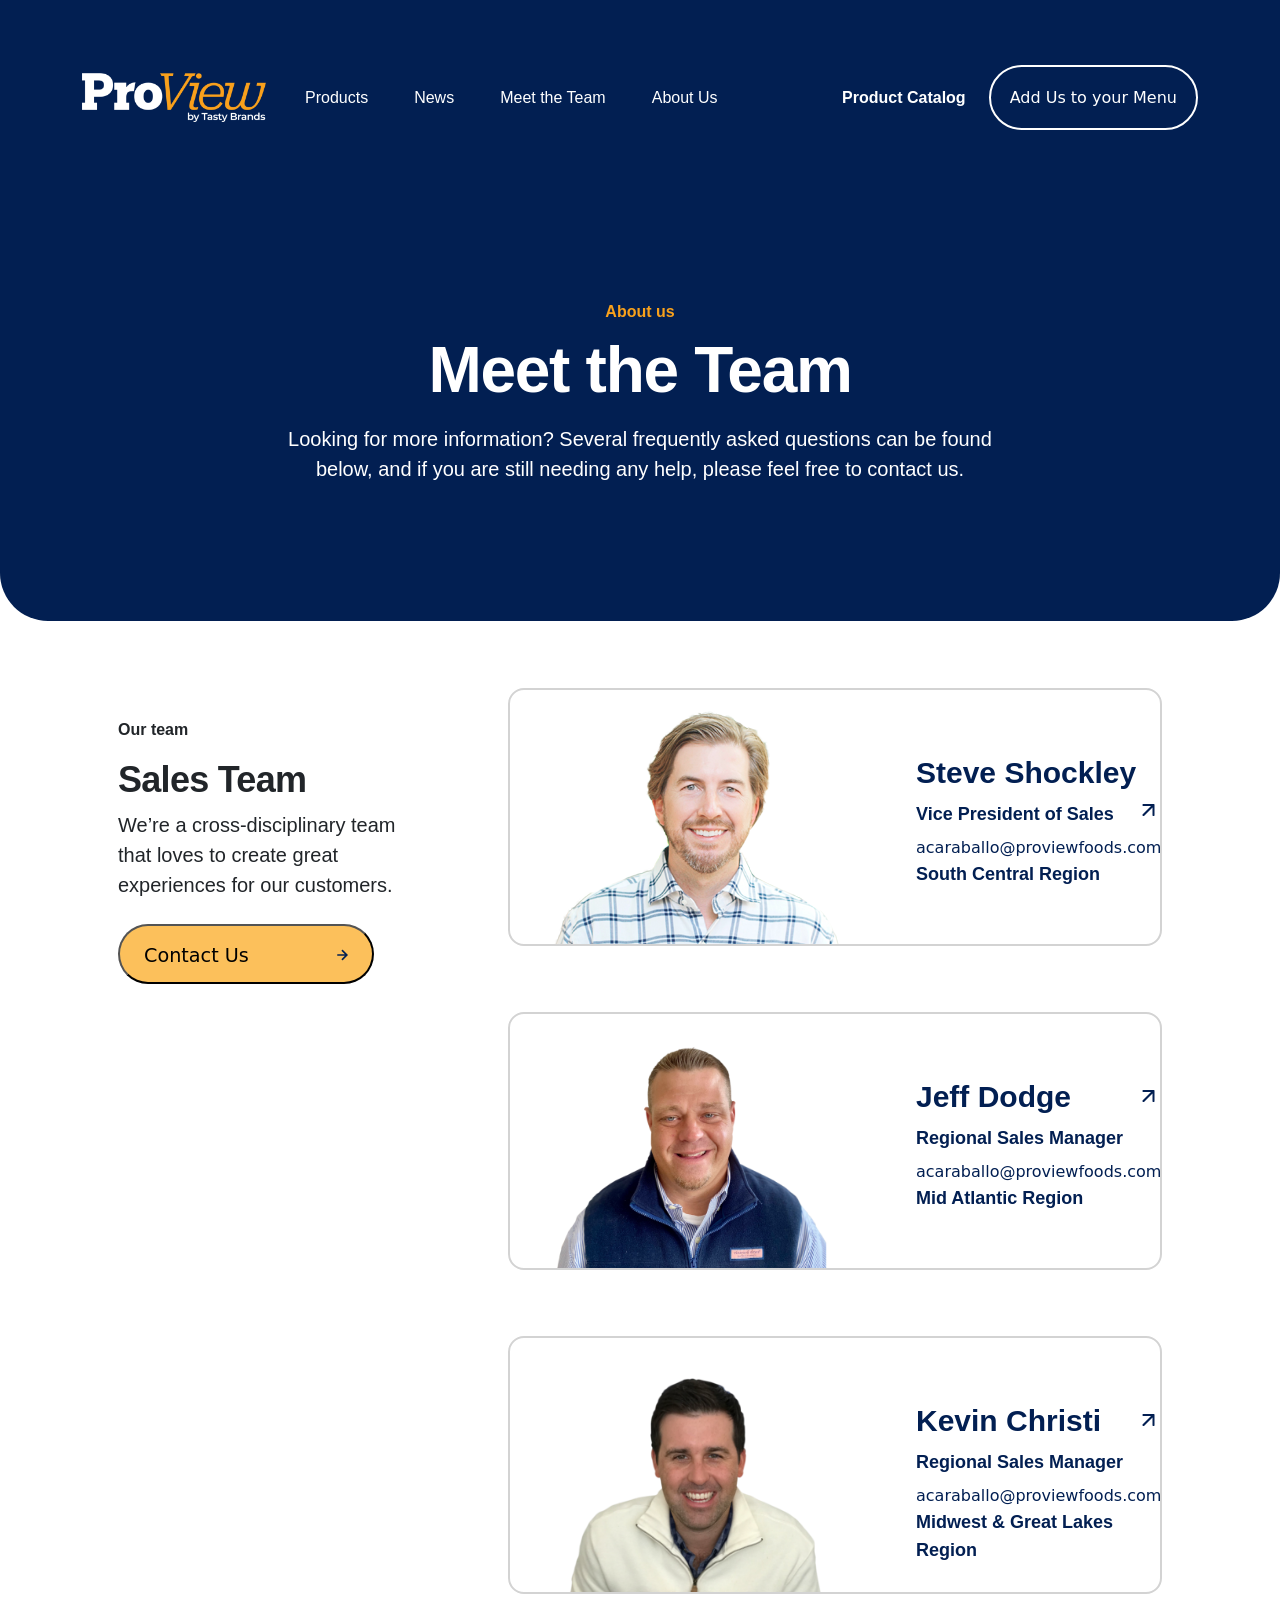
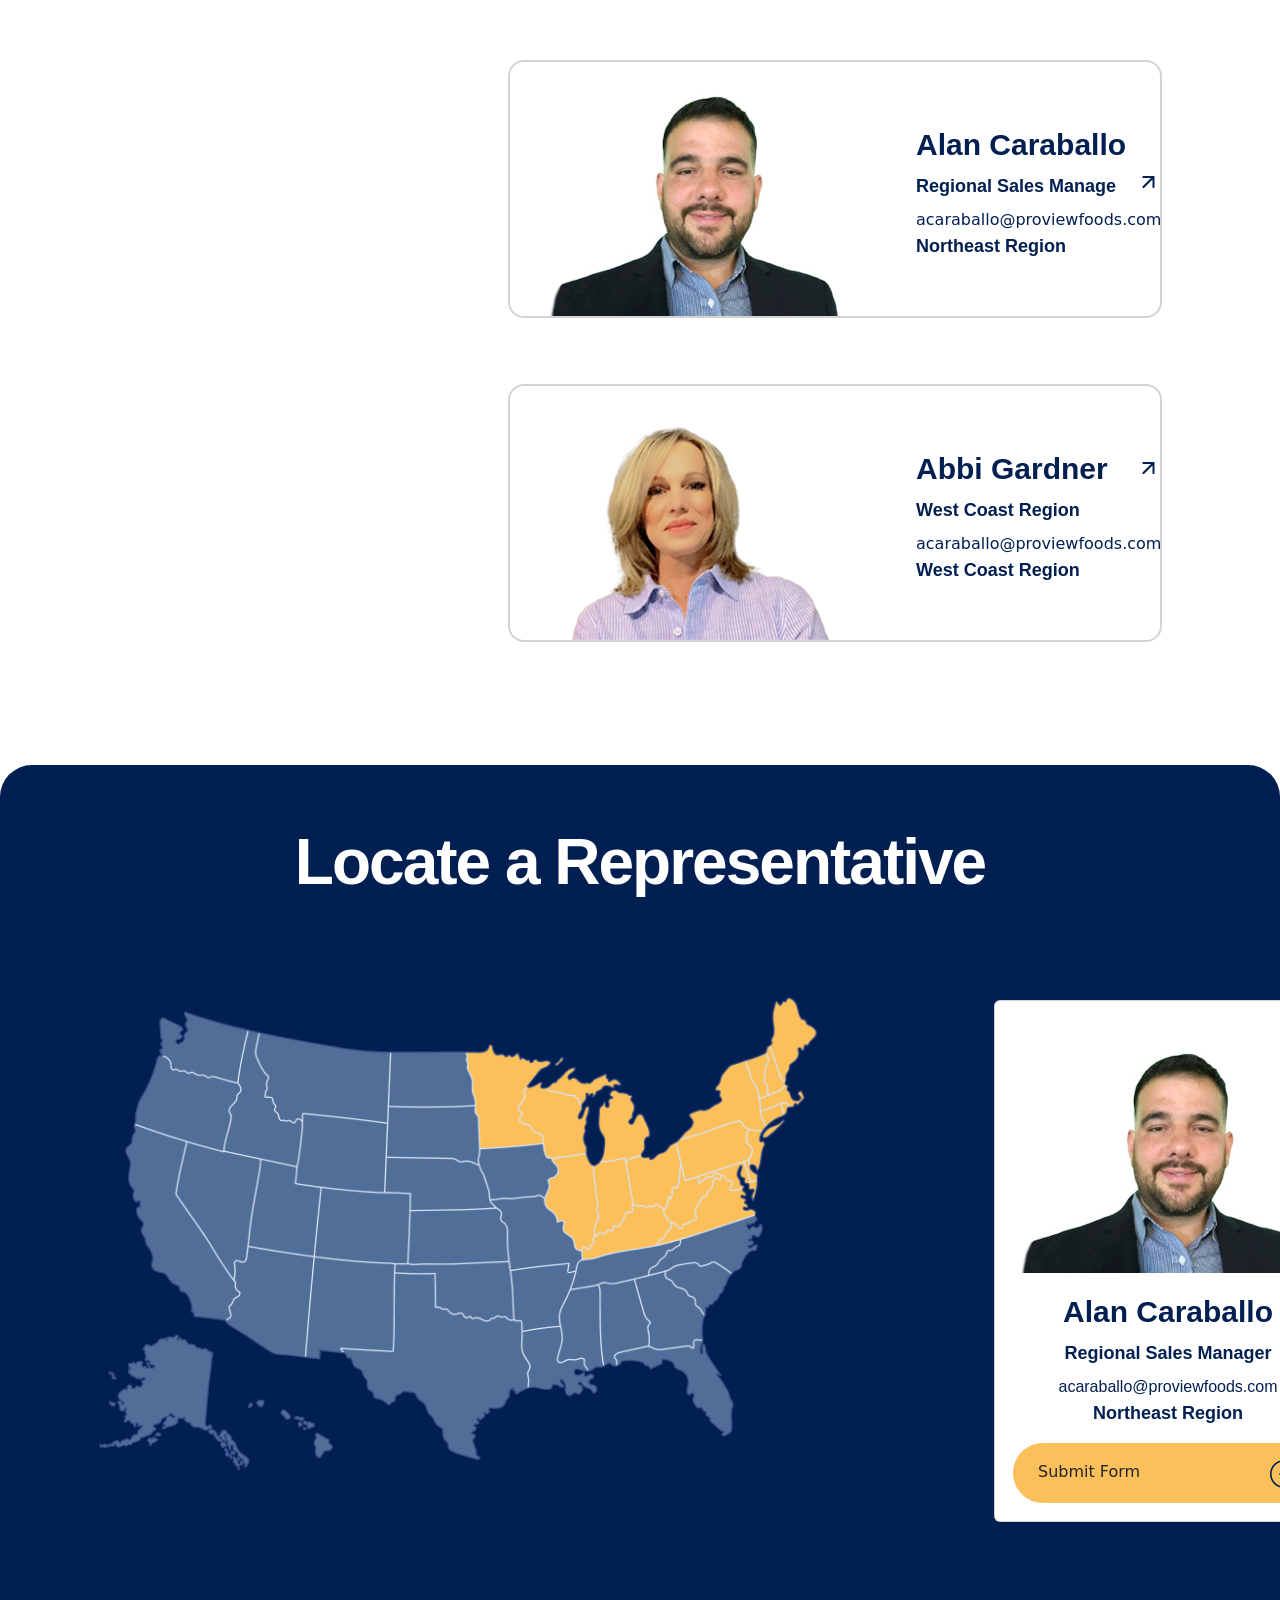
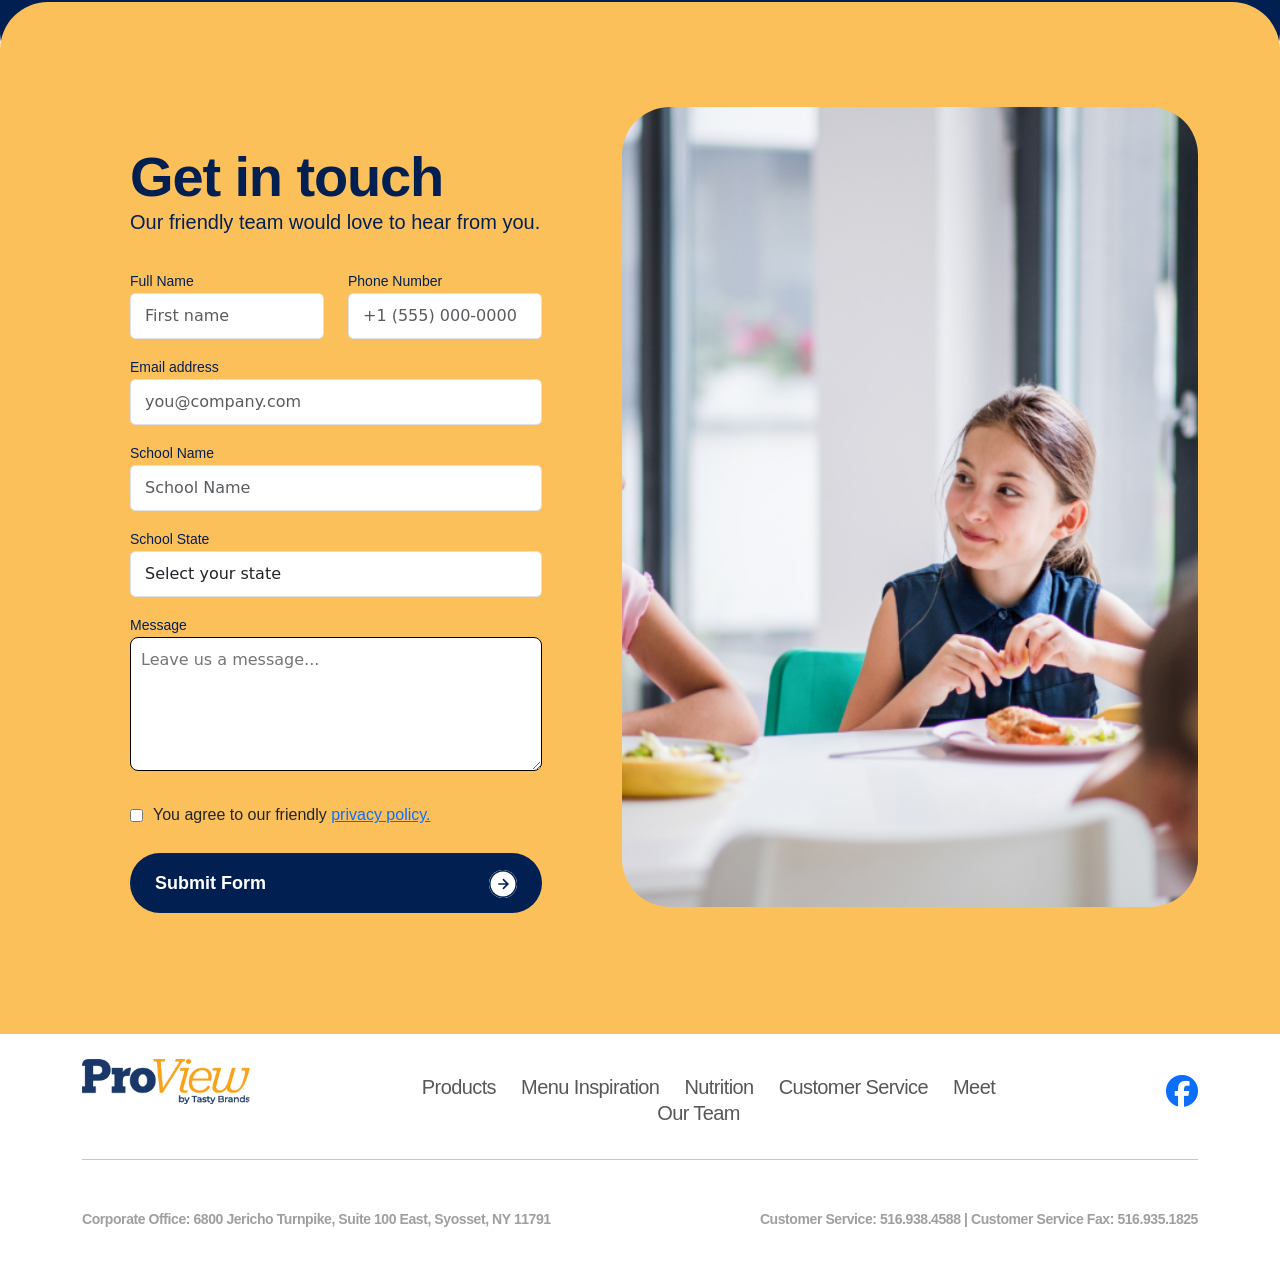
<file: abouts.html>
<!DOCTYPE html>
<html lang="en">
<head>
    <meta charset="UTF-8">
    <meta name="viewport" content="width=device-width, initial-scale=1.0">
    <title>About Us</title>
    <link rel="stylesheet" href="style.css">
    <link rel="stylesheet" href="about.css">
     <!-- font Awesome cdn add -->
     <link rel="stylesheet" href="https://cdnjs.cloudflare.com/ajax/libs/font-awesome/6.5.1/css/all.min.css">
     <!-- google font cdn -->
     <link rel="stylesheet" href="https://fonts.googleapis.com/css2?family=Roboto:wght@400;700&display=swap">
 
     <!-- Boostrap Css -->
     <link href="https://cdn.jsdelivr.net/npm/bootstrap@5.0.2/dist/css/bootstrap.min.css" rel="stylesheet" integrity="sha384-EVSTQN3/azprG1Anm3QDgpJLIm9Nao0Yz1ztcQTwFspd3yD65VohhpuuCOmLASjC" crossorigin="anonymous">
</head>
<body>
   <!-- navbar section start here -->
   <nav class="navbar navbar-expand-lg navbar-light ">
    <div class="container Ibrahim1">
      <a class="navbar-brand" href="#"><img src="Image/proview logo.png" class="logo-img"></a>
      <button class="navbar-toggler bg-light" type="button" data-bs-toggle="collapse" data-bs-target="#navbarTogglerDemo02" aria-controls="navbarTogglerDemo02" aria-expanded="false" aria-label="Toggle navigation">
        <span class="navbar-toggler-icon text-white"></span>
      </button>
      <div class="collapse navbar-collapse" id="navbarTogglerDemo02">
        <ul class="navbar-nav me-auto mb-2 mb-lg-0">
          <li class="nav-item">
            <a class="nav-link active text-white" aria-current="page" href="products.html">Products</a>
          </li>
          <li class="nav-item">
            <a class="nav-link text-white" href="#">News</a>
          </li>
          <li class="nav-item">
            <a class="nav-link text-white" href="#">Meet the Team</a>
          </li>
          <li class="nav-item">
            <a class="nav-link text-white" href="#">About Us</a>
          </li>
          
        </ul>
        <ul class="navbar-nav  ms-auto mb-2 mb-lg-0">
            <li class="nav-item">
              <a class="nav-link fw-bold active text-white text-width-bold " aria-current="page" href="#">Product Catalog</a>
            </li>
            <button class="header-btn" type="submit">
              <a class=" btn text-white" href="#">Add Us to your Menu</a>
            </button>
      </div>
    </div>
  </nav>


   <!-- navbar section ends here -->   
<!-- about top section start here -->
<section id="about-header">
    <div class="container">
        <div class="about-top text-center">
           <div class="about-top-title ">
            <p>About us</p>
            <h5>Meet the Team</h5>
           </div>
           <div class="top-details mt-4">
            <p>Looking for more information? Several frequently asked questions can be found
                <br>
                below, and if you are still needing any help, please feel free to contact us.
            </p>
           </div>
        </div>
        <div class="about-main">

        </div>
        <div class="about-footer">

        </div>
    </div>
</section>
<!-- about top section ends here -->

<!-- about main section start -->
<div class="selar-team">
    <div class="container">
        <div class="row">
            <div class="col-lg-4 p-5">
                <div class="selar-title mt-4 ">
                    <p>Our team </p>
                    <h5>Sales Team</h5>
                </div>
                <div class="selar-dec">
                    <p>We’re a cross-disciplinary team that loves to create great experiences for our customers.</p>
                </div>
                <div class="selar-btn mt-4 ">
                    <button><a class="" href="">Contact Us</a>
                        <div class="selar-arrow-img">
                            <img src="Image/arrow.png" alt="">
                        </div>
                    </button>
                    
                </div>
            </div>
            <div class="col-lg-8 mt-4">
                <div class="row">
                    <div class="col-lg-12 p-5">
                        <div class="team-member d-flex">
                            <div class="team-member-img">
                                <img src="Image/selar1.png" alt="">
                            </div>
                            <div class="team-member-details">
                                <div class="team-member-title">
                                    <h5>Steve Shockley  &ensp; <img class="rounded float-end" src="Image/Icon wrap.png" alt=""></h5>   
                                </div>
                                <div class="team-member-contact">
                                    <h5>Vice President of Sales</h5>
                                    <a href="mailto:acaraballo@proviewfoods.com">acaraballo@proviewfoods.com</a>
                                    <h4>South Central Region</h4>
                                </div>
                            </div>
                        </div>
                    </div>
                    <div class="col-lg-12 p-5">
                        <div class="team-member d-flex">
                            <div class="team-member-img">
                                <img src="Image/selar2.png" alt="">
                            </div>
                            <div class="team-member-details">
                                <div class="team-member-title">
                                    <h5>Jeff Dodge  &ensp; <img class="rounded float-end" src="Image/Icon wrap.png" alt=""></h5>   
                                </div>
                                <div class="team-member-contact">
                                    <h5>Regional Sales Manager</h5>
                                    <a href="mailto:acaraballo@proviewfoods.com">acaraballo@proviewfoods.com</a>
                                    <h4>Mid Atlantic Region</h4>
                                </div>
                            </div>
                        </div>
                    </div>
                    <div class="col-lg-12 p-5">
                        <div class="team-member d-flex">
                            <div class="team-member-img">
                                <img src="Image/selar3.png" alt="">
                            </div>
                            <div class="team-member-details">
                                <div class="team-member-title">
                                    <h5>  Kevin Christi &ensp; <img class="rounded float-end" src="Image/Icon wrap.png" alt=""></h5>   
                                </div>
                                <div class="team-member-contact">
                                    <h5>Regional Sales Manager</h5>
                                    <a href="mailto:acaraballo@proviewfoods.com">acaraballo@proviewfoods.com</a>
                                    <h4>Midwest & Great Lakes Region</h4>
                                </div>
                            </div>
                        </div>
                    </div>
                    <div class="col-lg-12 p-5">
                        <div class="team-member d-flex">
                            <div class="team-member-img">
                                <img src="Image/selar4.png" alt="">
                            </div>
                            <div class="team-member-details">
                                <div class="team-member-title">
                                    <h5>Alan Caraballo   &ensp; <img class="rounded float-end" src="Image/Icon wrap.png" alt=""></h5>   
                                </div>
                                <div class="team-member-contact">
                                    <h5>Regional Sales Manage</h5>
                                    <a href="mailto:acaraballo@proviewfoods.com">acaraballo@proviewfoods.com</a>
                                    <h4>Northeast Region  </h4>
                                </div>
                            </div>
                        </div>
                    </div>
                    <div class="col-lg-12 p-5">
                        <div class="team-member d-flex">
                            <div class="team-member-img">
                                <img src="Image/selar5.png" alt="">
                            </div>
                            <div class="team-member-details">
                                <div class="team-member-title">
                                    <h5>Abbi Gardner   &ensp; <img class="rounded float-end" src="Image/Icon wrap.png" alt=""></h5>   
                                </div>
                                <div class="team-member-contact">
                                    <h5>West Coast Region </h5>
                                    <a href="mailto:acaraballo@proviewfoods.com">acaraballo@proviewfoods.com</a>
                                    <h4>West Coast Region  </h4>
                                </div>
                            </div>
                        </div>
                    </div>
                </div>
            </div>
        </div>
    </div>
</div>
<!-- Locate-Representative start here -->
<section id="Locate">
    <div class="container mb-8">
        <div class="Locate-title">
            <p>Locate a Representative </p>
        </div>
         <div class="Representative d-flex">
               <div class="Representative-location">
                   <img src="Image/location.png" alt="">
               </div>
               <div class="Sales-Manager mb-5">
                   <div class="card">
                       <div class="card-top text-center">
                           <img src="Image/selar4.png" alt="">
                       </div>
                       <div class="card-main text-center">
                          <div class="card-title">
                            <h3>Alan Caraballo</h3>
                            <h5>Regional Sales Manager</h5>
                            <a href="mailto:acaraballo@proviewfoods.com">acaraballo@proviewfoods.com</a>
                            <p>Northeast Region</p>
                          </div>
                       </div>
                       <div class="card-buttom">
                        <a class="btn" href="#">Submit Form  <img class="rounded float-end" src="Image/Group 144.png" alt=""></a >
                       </div>
                   </div>
               </div>
         </div>
    </div>
</section>
<!-- Locate-Representative ends here -->

<!-- From section start here -->
<section id="from-section">
    <div class="container">
         <div class="contact-page d-flex">
            <div class="contant">
                <div class="contant-sub-title">
                    <h5>Get in touch</h5>
                    <p>Our friendly team would love to hear from you.</p>
                </div>
                <div class="form-main">
                        <div class="row">
                          <div class="col form-group">
                            <label style="color: #021F52; font-size: 14px; font-family: Inter, sans-serif; font-weight: 500; line-height: 20px;"  for="name">Full Name</label>
                            <input type="text" class="form-control" placeholder="First name" name="name">
                          </div>
                          <div class="col form-group">
                            <label style="color: #021F52; font-size: 14px; font-family: Inter, sans-serif; font-weight: 500; line-height: 20px;" for="number">Phone Number</label>
                            <input type="text" class="form-control" placeholder="+1 (555) 000-0000" name="number">
                          </div>
                        </div>
                        <div class="form-group">
                            <label style="color: #021F52; font-size: 14px; font-family: Inter, sans-serif; font-weight: 500; line-height: 20px;" for="email">Email address</label>
                            <input type="email" class="form-control" id="email" placeholder="you@company.com" name="email">
                        </div>
                        <div class="form-group">
                            <label style="color: #021F52; font-size: 14px; font-family: Inter, sans-serif; font-weight: 500; line-height: 20px;" for="input_1_9">School Name </label>
                            <input type="text" class="form-control" placeholder="School Name" id="input_1_9" name="input_9">
                        </div>
                        <div class="form-group">
                            <label style="color: #021F52; font-size: 14px; font-family: Inter, sans-serif; font-weight: 500; line-height: 20px;" for="input_1_11">School State </label>
                            <select type="text" class="form-control" placeholder="School State " id="input_1_11" name="input_11">
                                <option value="" selected="selected" class="gf_placeholder">Select your state</option>
                                <option value="First Choice">First Choice</option>
                                <option value="Second Choice">Second Choice</option>
                                <option value="Third Choice">Third Choice</option>
                            </select>
                        </div>
                        <div class="form-group ">
                            <label style="color: #021F52; font-size: 14px; font-family: Inter, sans-serif; font-weight: 500; line-height: 20px;" for="Message">Message</label>
                            <textarea name="message" id="message" placeholder="Leave us a message..."></textarea>
                        </div>
                </div>
                <div class="form-buttom">
                    <div class="chack-box d-flex">
                        <input type="checkbox" name="checkbox" class="checkbox">
                        <div class="checkbox-title">
                            <p>You agree to our friendly <a href=""> privacy policy.</a></p>
                        </div>
                    </div>
                    <div class="form-btn">
                        <a class="btn" href="#">Submit Form  <img class="rounded-circle float-end" src="Image/Group 144.png" alt=""></a >
                    </div>
                </div>
            </div>
            <div class="contant-img">
                 <img src="Image/form style.png" alt="">
            </div>
         </div>
    </div>
</section>
<!-- From section ends here -->

<!-- about main section  ends-->


<!-- footer section start here -->
<div id="footer mt-10">
    <div class="container">
      <div class="footer-top">
        <div class="row text-center ">
          <div class="footer-img col-lg-3 ">
            <img  class="rounded float-lg-start" src="Image/footer logo.png" alt="">
          </div>
          <div class="footer-menu col-lg-7 text-center mt-3 ">
              <ul>
                <a href="products.html">Products</a>
                <a href="">Menu Inspiration</a>
                <a href="">Nutrition</a>
                <a href="">Customer Service</a>
                <a href="">Meet Our Team</a>
              </ul>
          </div>
          <div class="footer-social-icon col-lg-2  ">
            <a href="#" class="rounded float-lg-end mt-3"><i class=" fa-brands fa-facebook fa-2x   "></i></a>
          </div>
        </div>
      </div>
      <hr>
      
      <div class="row text-center  mt-5 mb-2 ">
        <div class="col-12 col-md-6 d-flex flex-column text-lg-left ">
          <p class="mb-0 footer-buttom1 ">Corporate Office: 6800 Jericho Turnpike, Suite 100 East, Syosset, NY 11791 </p>
          
        </div>
        <div class="col-12 col-md-6 d-flex flex-column ">
          <p class="mb-0 footer-buttom2"> Customer Service: 516.938.4588     |    Customer Service Fax: 516.935.1825</p>
          
        </div>
      </div>
    
  
      </div>
  
    </div>
  <!--footer section start here -->
  
  
  
    <!-- javascript cdn -->
    <script src="https://cdn.jsdelivr.net/npm/@popperjs/core@2.9.2/dist/umd/popper.min.js" integrity="sha384-IQsoLXl5PILFhosVNubq5LC7Qb9DXgDA9i+tQ8Zj3iwWAwPtgFTxbJ8NT4GN1R8p" crossorigin="anonymous"></script>
    <script src="https://cdn.jsdelivr.net/npm/bootstrap@5.0.2/dist/js/bootstrap.min.js" integrity="sha384-cVKIPhGWiC2Al4u+LWgxfKTRIcfu0JTxR+EQDz/bgldoEyl4H0zUF0QKbrJ0EcQF" crossorigin="anonymous"></script>
</body>
</html>
</file>
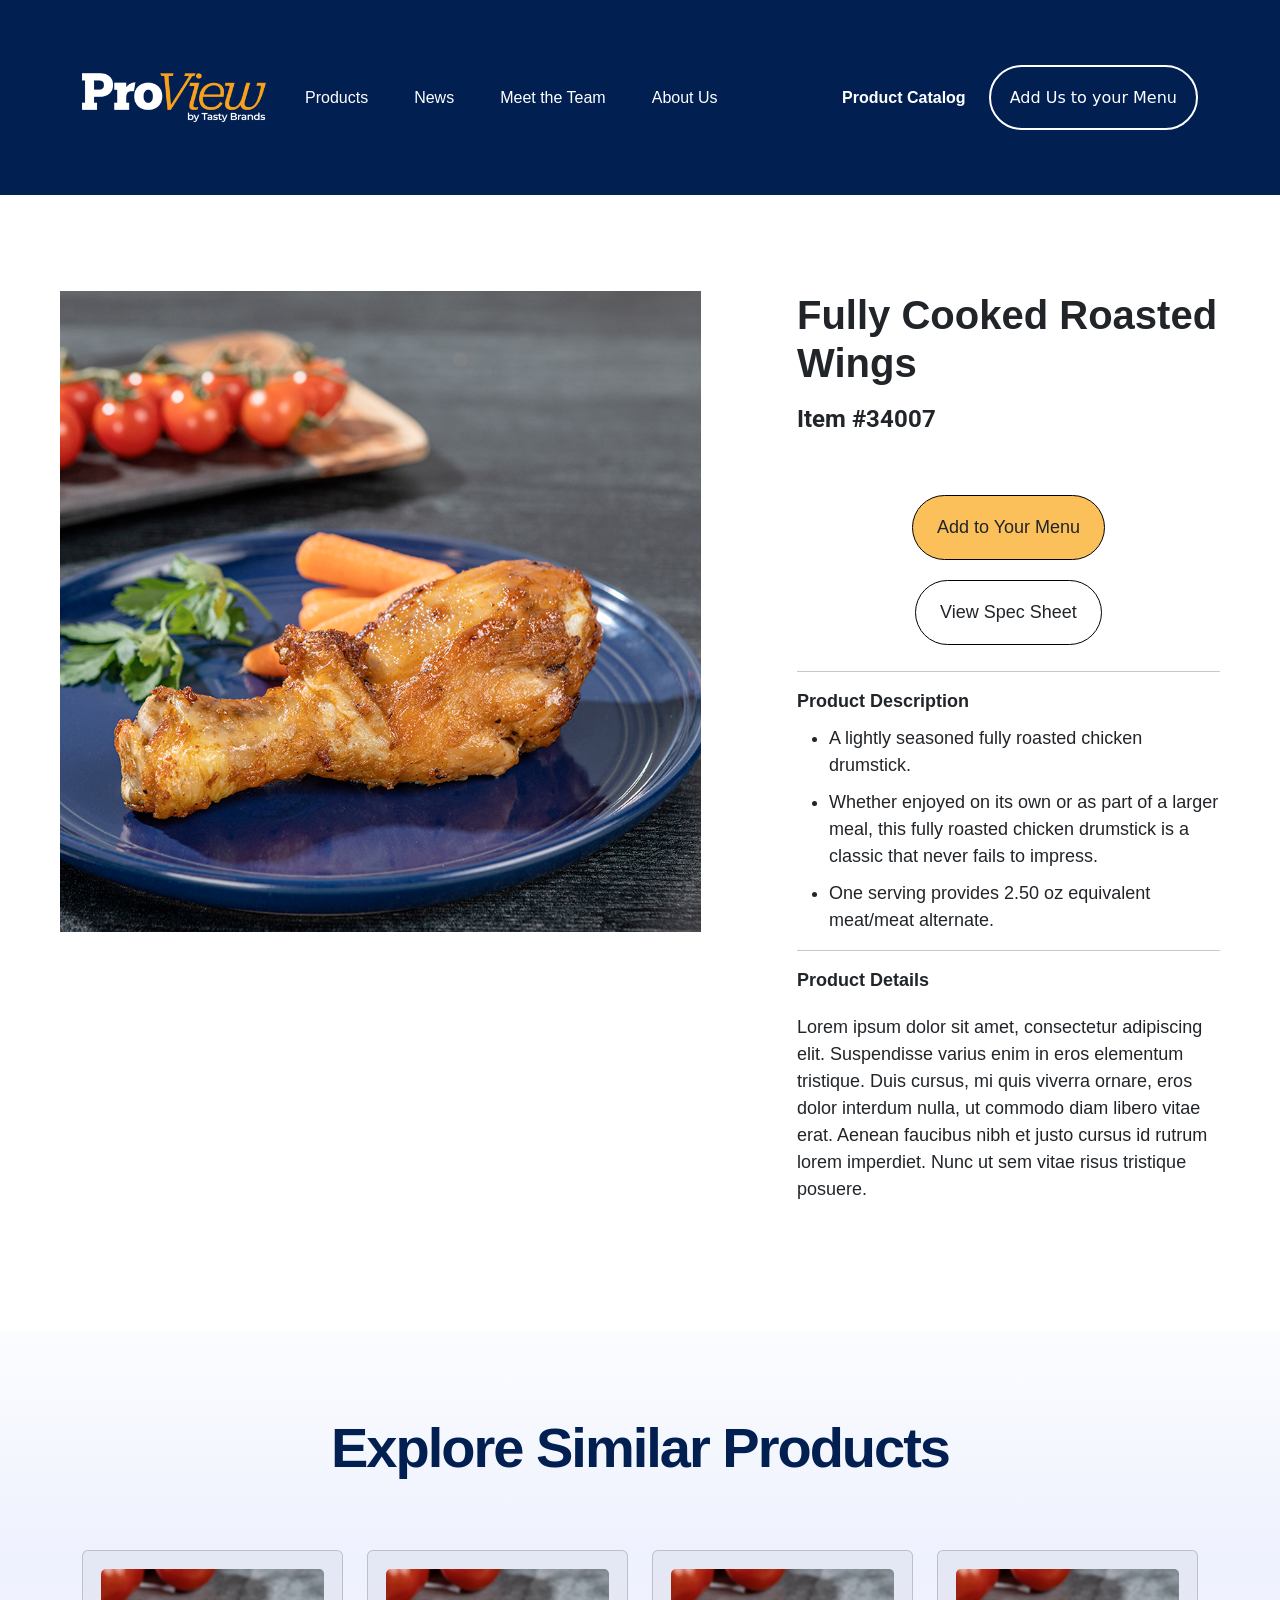
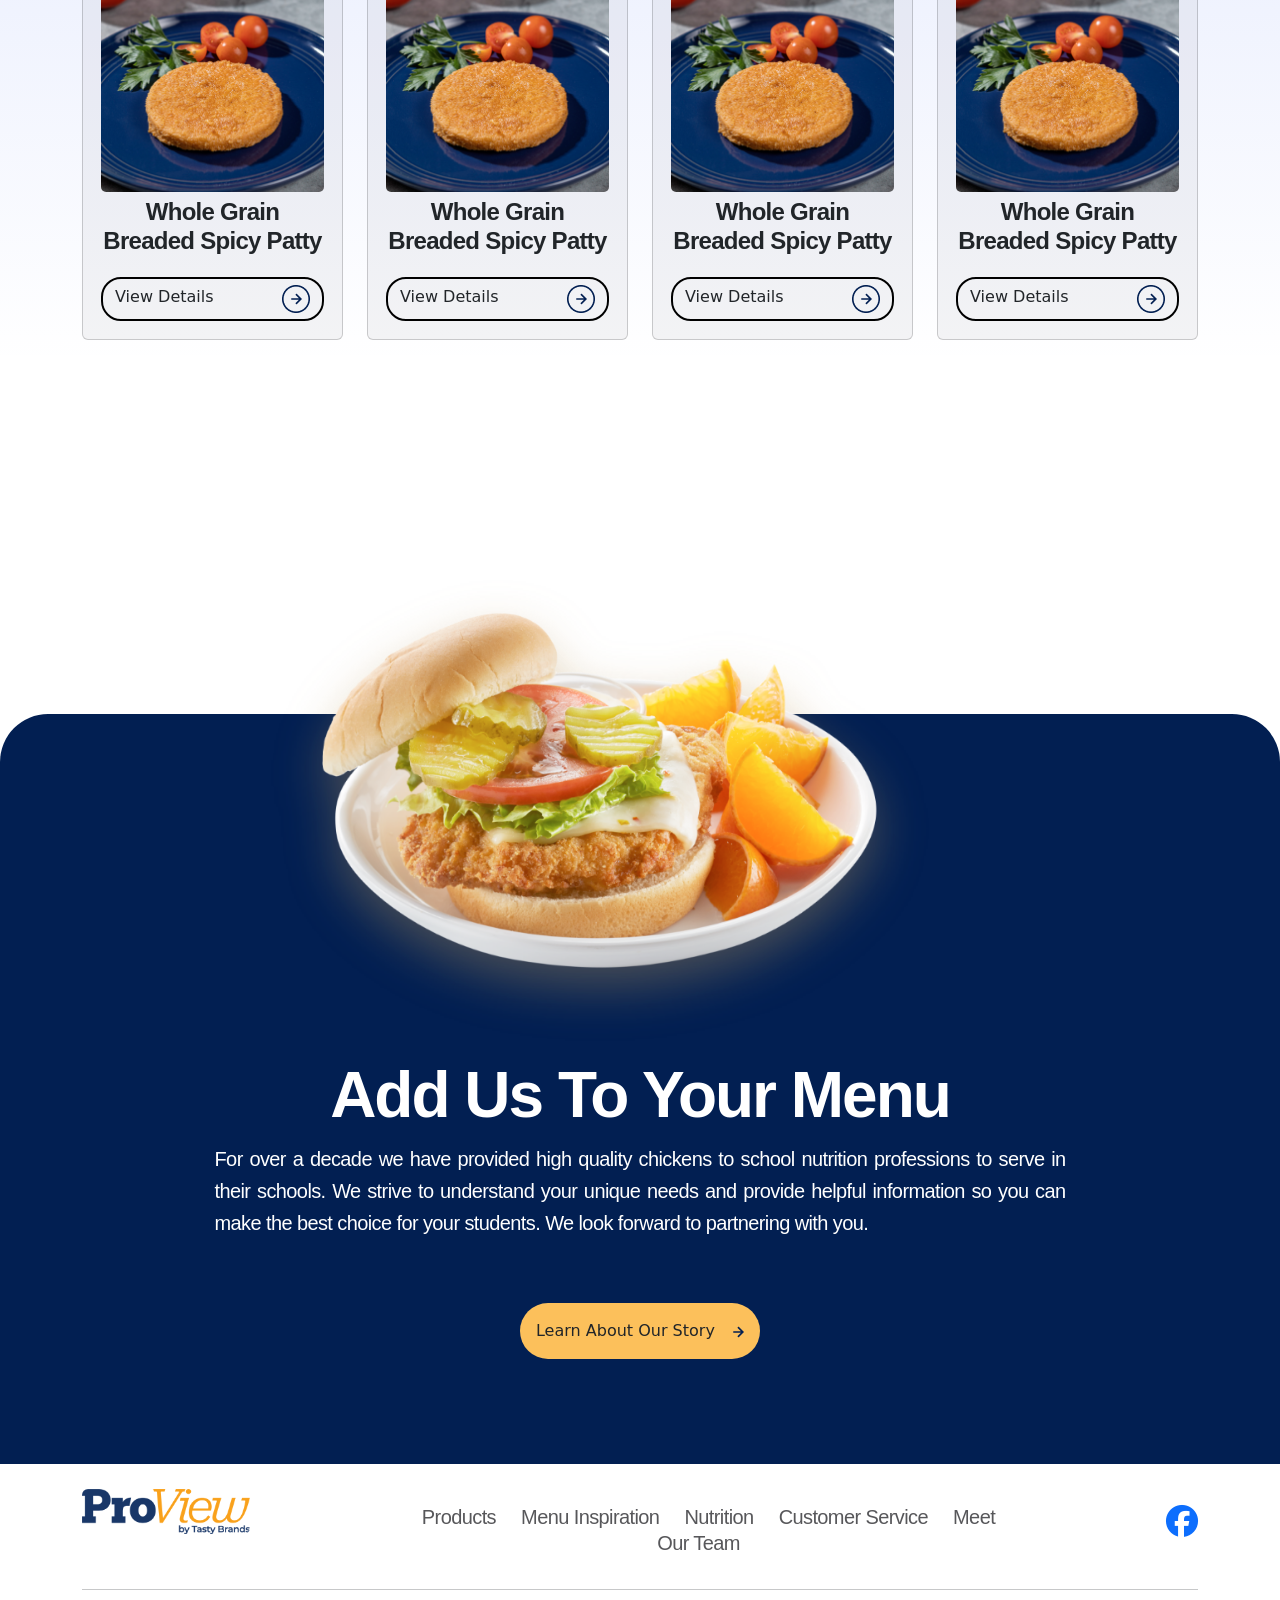
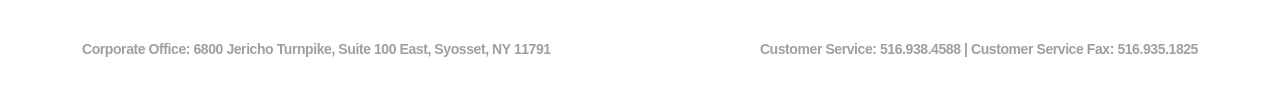
<file: chicken party.html>
<!DOCTYPE html>
<html lang="en">
<head>
    <meta charset="UTF-8">
    <meta name="viewport" content="width=\, initial-scale=1.0">
    <title>Chicken patty </title>
    <link rel="stylesheet" href="style.css">
    <link rel="stylesheet" href="chicken patty.css">

    <link rel="stylesheet" href="https://cdnjs.cloudflare.com/ajax/libs/font-awesome/6.5.1/css/all.min.css">
    <!-- google font cdn -->
    <link rel="stylesheet" href="https://fonts.googleapis.com/css2?family=Roboto:wght@400;700&display=swap">

    <!-- Boostrap Css -->
    <link href="https://cdn.jsdelivr.net/npm/bootstrap@5.0.2/dist/css/bootstrap.min.css" rel="stylesheet" integrity="sha384-EVSTQN3/azprG1Anm3QDgpJLIm9Nao0Yz1ztcQTwFspd3yD65VohhpuuCOmLASjC" crossorigin="anonymous">
</head>
<body>
      <!-- navbar section start here -->
      <nav class="navbar navbar-expand-lg navbar-light ">
        <div class="container Ibrahim1">
          <a class="navbar-brand" href="#"><img src="Image/proview logo.png" class="logo-img"></a>
          <button class="navbar-toggler bg-light" type="button" data-bs-toggle="collapse" data-bs-target="#navbarTogglerDemo02" aria-controls="navbarTogglerDemo02" aria-expanded="false" aria-label="Toggle navigation">
            <span class="navbar-toggler-icon text-white"></span>
          </button>
          <div class="collapse navbar-collapse" id="navbarTogglerDemo02">
            <ul class="navbar-nav me-auto mb-2 mb-lg-0">
              <li class="nav-item">
                <a class="nav-link active text-white" aria-current="page" href="products.html">Products</a>
              </li>
              <li class="nav-item">
                <a class="nav-link text-white" href="#">News</a>
              </li>
              <li class="nav-item">
                <a class="nav-link text-white" href="#">Meet the Team</a>
              </li>
              <li class="nav-item">
                <a class="nav-link text-white" href="#">About Us</a>
              </li>
              
            </ul>
            <ul class="navbar-nav  ms-auto mb-2 mb-lg-0">
                <li class="nav-item">
                  <a class="nav-link fw-bold active text-white text-width-bold " aria-current="page" href="#">Product Catalog</a>
                </li>
                <button class="header-btn" type="submit">
                  <a class=" btn text-white" href="#">Add Us to your Menu</a>
                </button>
          </div>
        </div>
      </nav>
    
    
       <!-- navbar section ends here -->

       <!-- chicken patty section  start-->

       <section id="chicken-patty">
        <div class="container-fluid">
            <div class="chicken mt-5 d-flex">
                <div class="chicken-img p-5">
                    <img src="Image/chicken2.png" alt="">
                </div>
                <div class="chicken-details p-5">
                    <div class="chicken-title">
                        <p>Fully Cooked Roasted Wings</p>
                    </div>
                    <div class="chicken-item-no">
                        <h5>Item #34007</h5>
                    </div>
                    <div class="chicken-menu text-center mt-5">
                        <a class="btn" style="background-color: #FCC05B;" href="">Add to Your Menu</a>
                        <a class="btn" href="">View Spec Sheet</a>
                    </div>
                    <hr>
                    <div class="Product-description">
                        <div class="des-title">
                            <h5>Product Description</h5>
                            <ul>
                                <li>A lightly seasoned fully roasted chicken drumstick.</li>
                                <li>Whether enjoyed on its own or as part of a larger meal, this fully roasted chicken drumstick is a classic that never fails to impress.</li>
                                <li>One serving provides 2.50 oz equivalent meat/meat alternate.</li>
                            </ul>
                        </div>
                        <hr>
                        <div class="des-title">
                            <h5>Product Details</h5>
                            <p>Lorem ipsum dolor sit amet, consectetur adipiscing elit. Suspendisse varius enim in eros elementum tristique. Duis cursus, mi quis viverra ornare, eros dolor interdum nulla, ut commodo diam libero vitae erat. Aenean faucibus nibh et justo cursus id rutrum lorem imperdiet. Nunc ut sem vitae risus tristique posuere.</p>
                        </div>
                    </div>
                </div>
            </div>
        </div>
       </section>
              <!-- chicken patty section  ends-->

              <!-- Explore section start here -->
              <div class="explore-section">
                <div class="container">
                    <div class="explore-title text-center">
                        <p>Explore Similar Products</p>
                    </div>
                    <div class="explore-manu">
                        <div class="row">
                            <div class="col-lg-3 col-md-6">
                                    <div class="card d-lg-flex " style="background: #78787f14; ">
                                      <img src="Image/food1.png"  alt="food1">
                                      <p>Whole Grain Breaded Spicy Patty</p>
                                      <a class="btn" href="#">View Details <img class="rounded float-end" src="Image/Group 144.png" alt=""></a >
                                   </div>
                            </div>
                            <div class="col-lg-3 col-md-6">
                                <div class="card d-lg-flex " style="background: #78787f14; ">
                                  <img src="Image/food1.png"  alt="food1">
                                  <p>Whole Grain Breaded Spicy Patty</p>
                                  <a class="btn" href="#">View Details <img class="rounded float-end" src="Image/Group 144.png" alt=""></a >
                               </div>
                            </div>
                            <div class="col-lg-3 col-md-6">
                            <div class="card d-lg-flex " style="background: #78787f14; ">
                               <img src="Image/food1.png"  alt="food1">
                               <p>Whole Grain Breaded Spicy Patty</p>
                               <a class="btn" href="#">View Details <img class="rounded float-end" src="Image/Group 144.png" alt=""></a >
                            </div>
                            </div>
                            <div class="col-lg-3 col-md-6">
                            <div class="card d-lg-flex " style="background: #78787f14; ">
                               <img src="Image/food1.png"  alt="food1">
                               <p>Whole Grain Breaded Spicy Patty</p>
                               <a class="btn" href="#">View Details <img class="rounded float-end" src="Image/Group 144.png" alt=""></a >
                            </div>
                            </div>
                        </div>
                    </div>
                </div>
              </div>
            <!-- Explore section ends here -->



    <section id="add-menu">
        <div class="container">
          <div class="add-menu-top">
             <img src="Image/footer img.png" alt="footer img">
          </div>
          <div class="add-menu-button">
            <div class="add-menu-title">
              <p>Add Us To Your Menu</p>
            </div>
            <div class="add-menu-text">
              <p>For over a decade we have provided high quality chickens to school nutrition professions to serve in their schools. We strive to understand your unique needs and provide helpful information so you can make the best choice for your students. We look forward to partnering with you.</p>
            </div>
            <div class="add-menu-btn">
              <a class="btn mt-5"  style="background-color: #FCC05B; border-radius: 40px; padding: 15px;" href="#">Learn About Our Story &ensp;  <img src="Image/arrow.png" alt=""></a>
            </div>
          </div>
        </div>
      </section>
      <!-- add menu section ends here     -->
       
    
    
     <footer>
        <!-- footer section start here -->
    <div id="footer mt-10">
        <div class="container">
          <div class="footer-top">
            <div class="row text-center ">
              <div class="footer-img col-lg-3 ">
                <img  class="rounded float-lg-start" src="Image/footer logo.png" alt="">
              </div>
              <div class="footer-menu col-lg-7 text-center mt-3 ">
                  <ul>
                    <a href="">Products</a>
                    <a href="">Menu Inspiration</a>
                    <a href="">Nutrition</a>
                    <a href="">Customer Service</a>
                    <a href="">Meet Our Team</a>
                  </ul>
              </div>
              <div class="footer-social-icon col-lg-2  ">
                <a href="#" class="rounded float-lg-end mt-3"><i class=" fa-brands fa-facebook fa-2x   "></i></a>
              </div>
            </div>
          </div>
          <hr>
          
          <div class="row text-center  mt-5 mb-2 ">
            <div class="col-12 col-md-6 d-flex flex-column text-lg-left ">
              <p class="mb-0 footer-buttom1 ">Corporate Office: 6800 Jericho Turnpike, Suite 100 East, Syosset, NY 11791 </p>
              
            </div>
            <div class="col-12 col-md-6 d-flex flex-column ">
              <p class="mb-0 footer-buttom2"> Customer Service: 516.938.4588     |    Customer Service Fax: 516.935.1825</p>
              
            </div>
          </div>
        
      
          </div>
      
        </div>
      <!--footer section start here -->
       </footer>
<!-- js cdn -->
    <script src="https://cdn.jsdelivr.net/npm/@popperjs/core@2.9.2/dist/umd/popper.min.js" integrity="sha384-IQsoLXl5PILFhosVNubq5LC7Qb9DXgDA9i+tQ8Zj3iwWAwPtgFTxbJ8NT4GN1R8p" crossorigin="anonymous"></script>
    <script src="https://cdn.jsdelivr.net/npm/bootstrap@5.0.2/dist/js/bootstrap.min.js" integrity="sha384-cVKIPhGWiC2Al4u+LWgxfKTRIcfu0JTxR+EQDz/bgldoEyl4H0zUF0QKbrJ0EcQF" crossorigin="anonymous"></script>
</body>
</html>
</file>
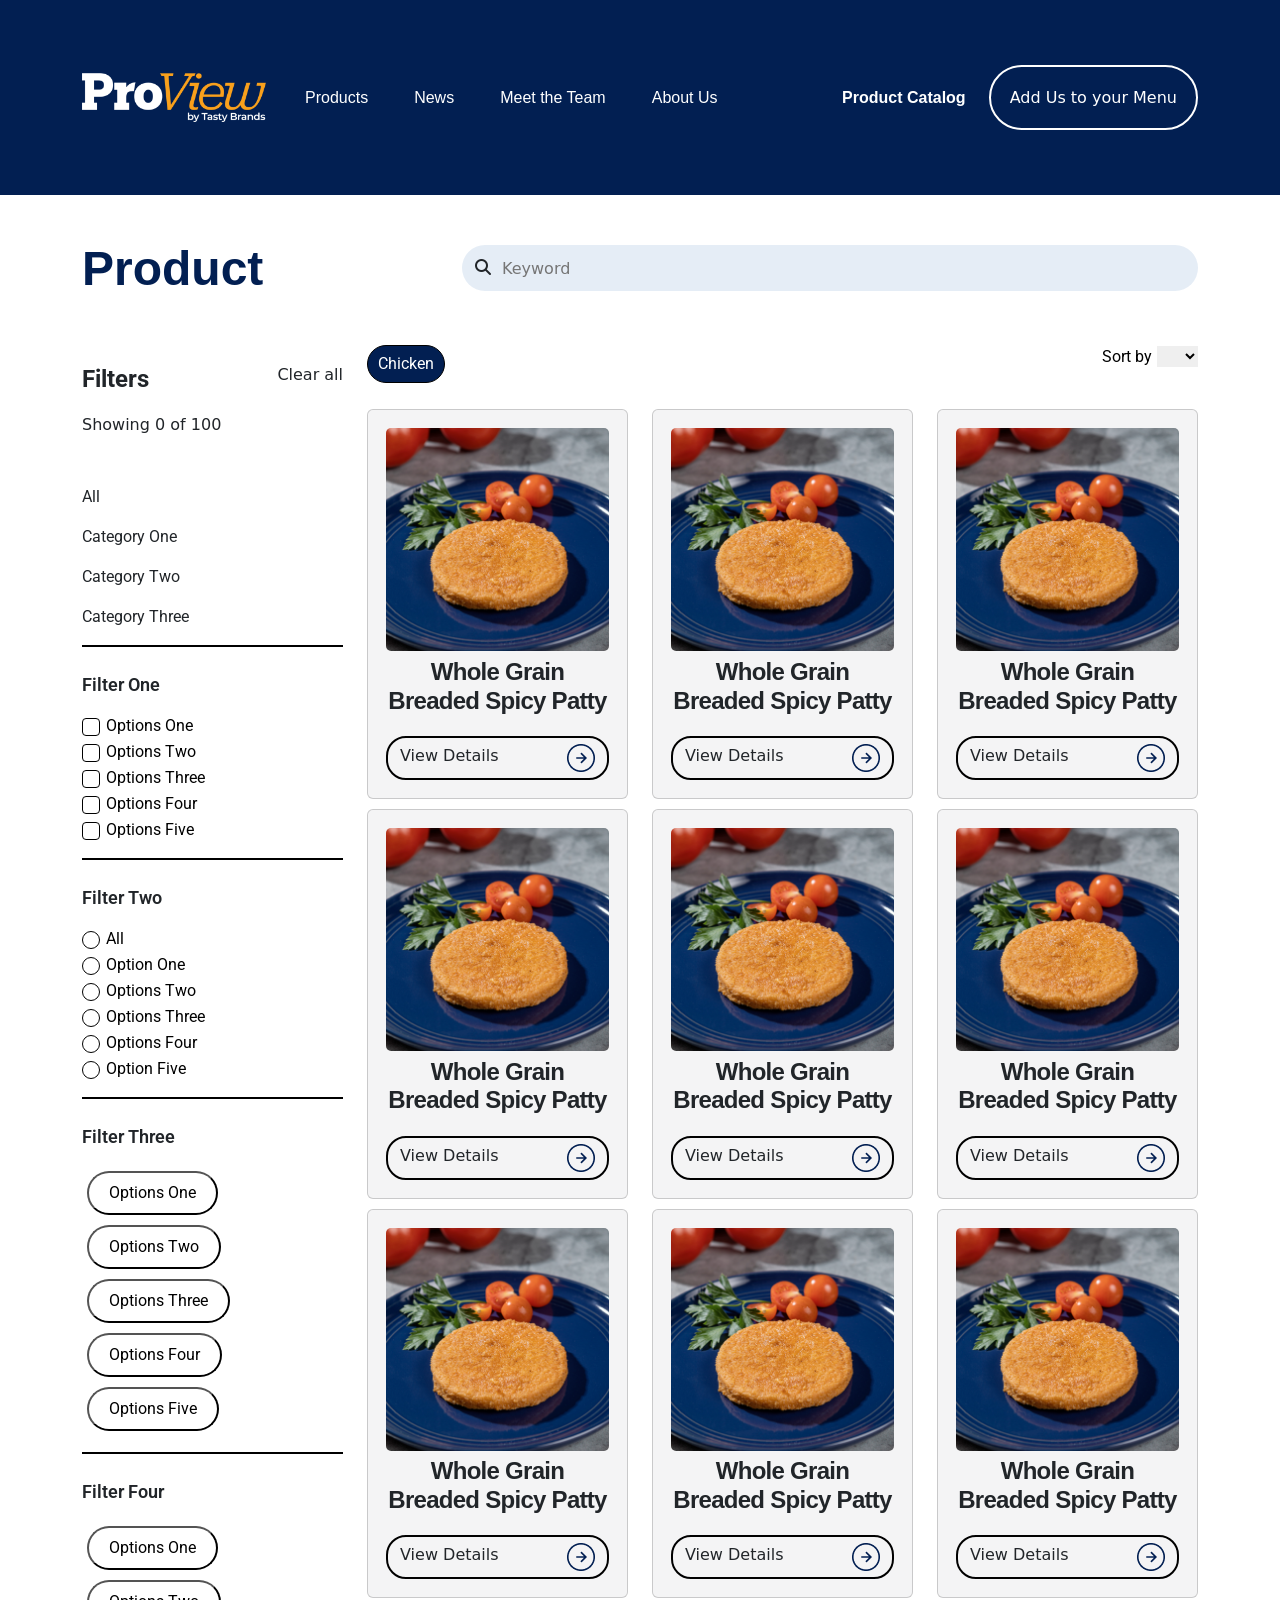
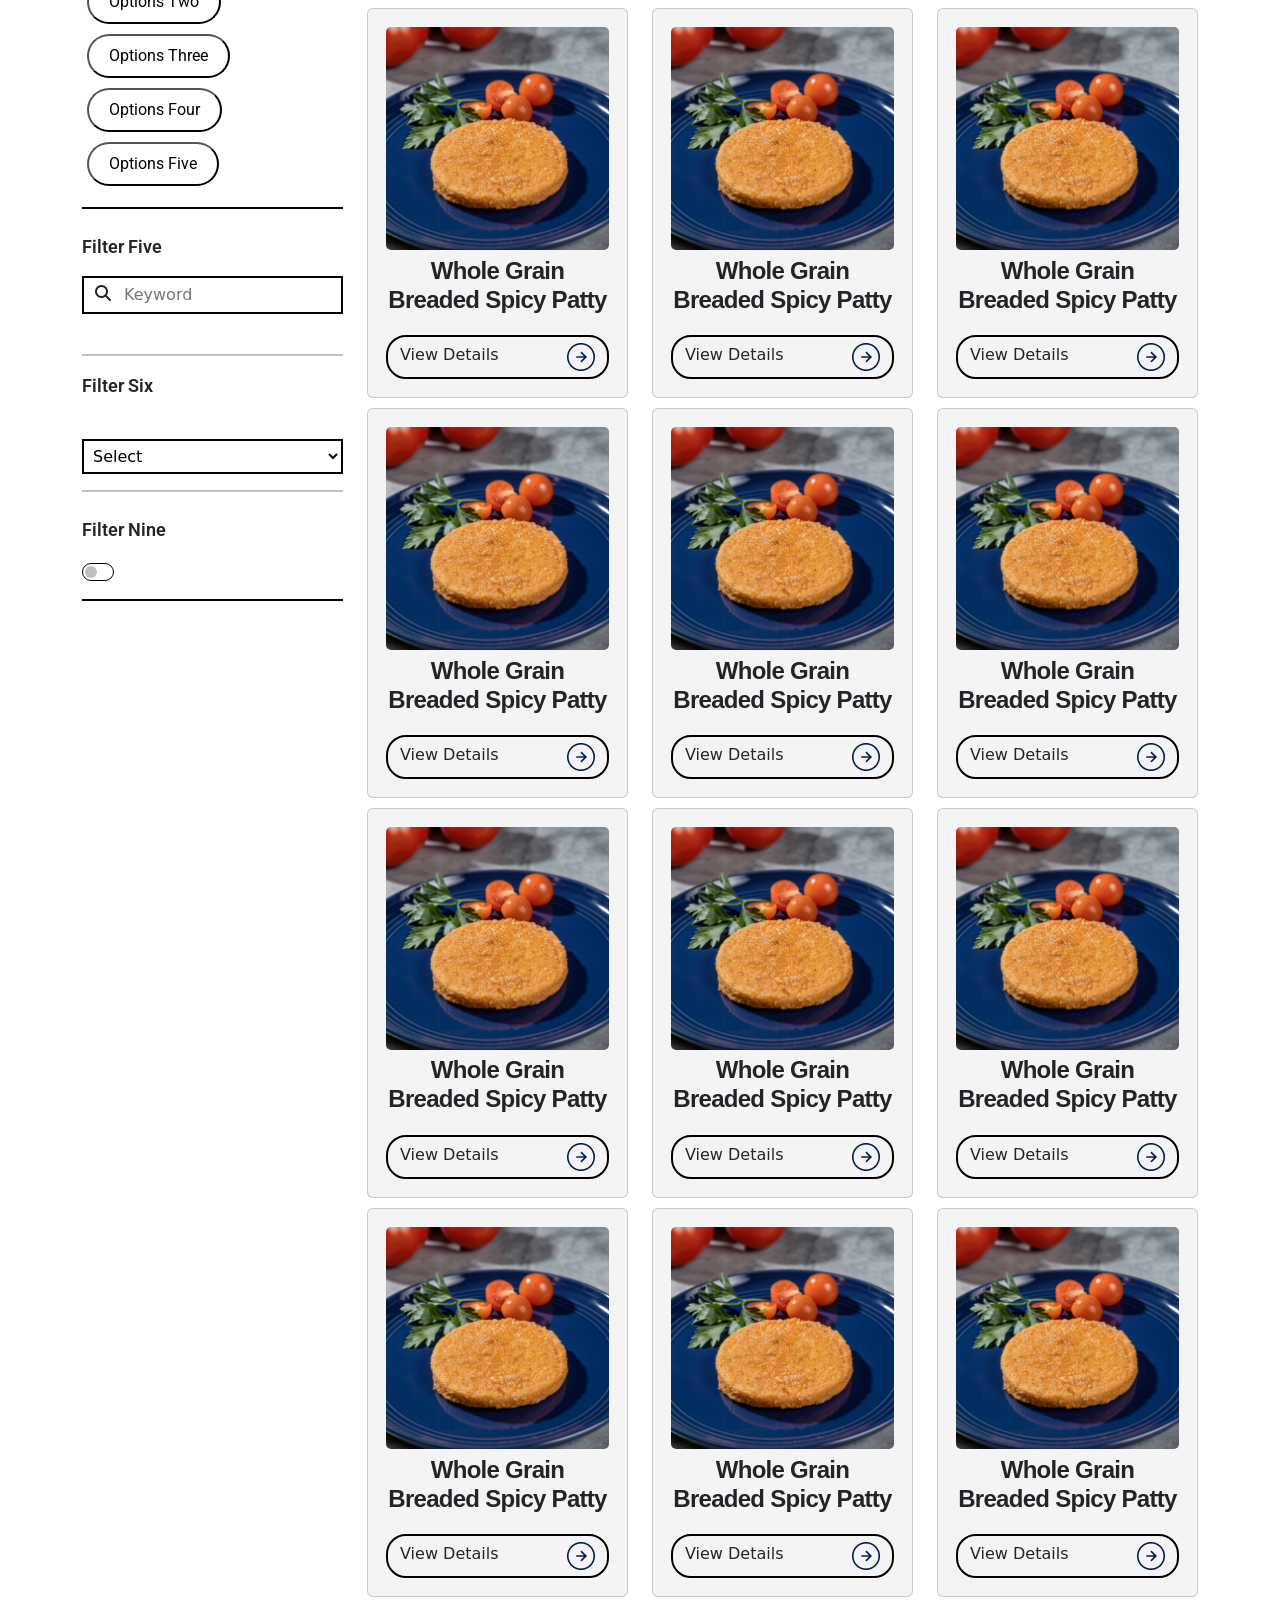
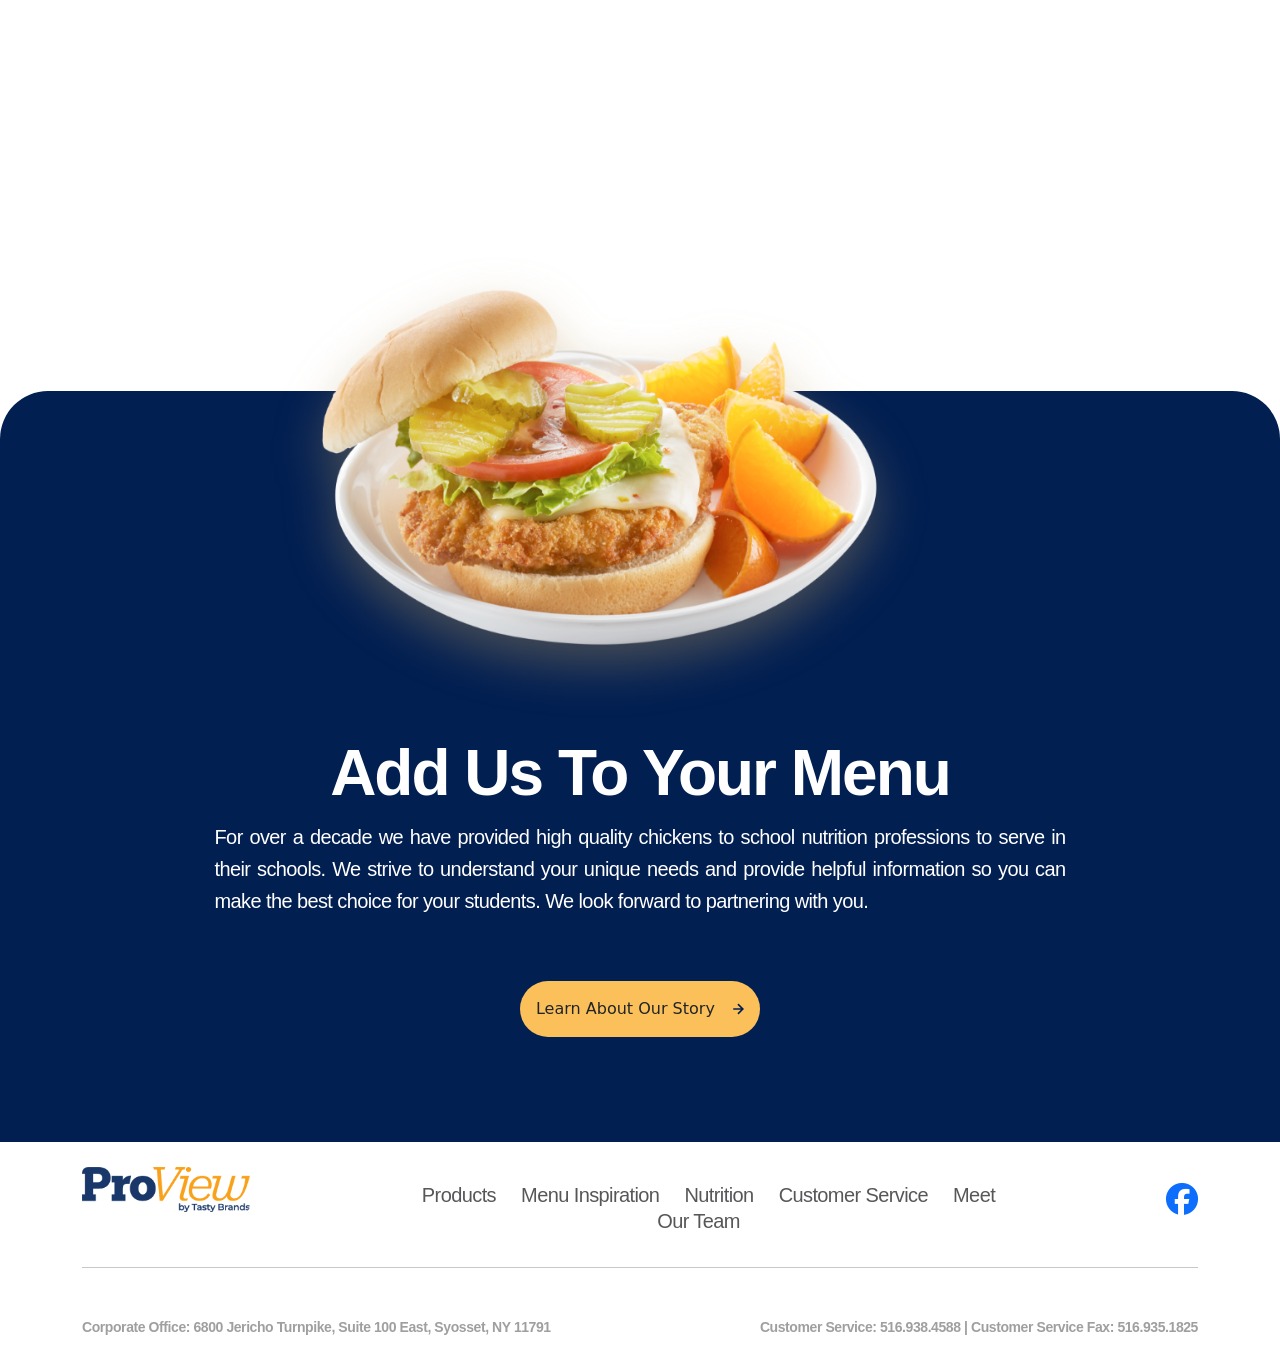
<file: products.html>
<!DOCTYPE html>
<html lang="en">
<head>
    <meta charset="UTF-8">
    <meta name="viewport" content="width=device-width, initial-scale=1.0">
    <title>Products</title>
    <link rel="stylesheet" href="style.css">
    <!-- font Awesome cdn add -->
    <link rel="stylesheet" href="https://cdnjs.cloudflare.com/ajax/libs/font-awesome/6.5.1/css/all.min.css">
    <!-- google font cdn -->
    <link rel="stylesheet" href="https://fonts.googleapis.com/css2?family=Roboto:wght@400;700&display=swap">

    <!-- Boostrap Css -->
    <link href="https://cdn.jsdelivr.net/npm/bootstrap@5.0.2/dist/css/bootstrap.min.css" rel="stylesheet" integrity="sha384-EVSTQN3/azprG1Anm3QDgpJLIm9Nao0Yz1ztcQTwFspd3yD65VohhpuuCOmLASjC" crossorigin="anonymous">
</head>
<body>
      <!-- navbar section start here -->
   <nav class="navbar navbar-expand-lg navbar-light ">
    <div class="container Ibrahim1">
      <a class="navbar-brand" href="#"><img src="Image/proview logo.png" class="logo-img"></a>
      <button class="navbar-toggler bg-light" type="button" data-bs-toggle="collapse" data-bs-target="#navbarTogglerDemo02" aria-controls="navbarTogglerDemo02" aria-expanded="false" aria-label="Toggle navigation">
        <span class="navbar-toggler-icon text-white"></span>
      </button>
      <div class="collapse navbar-collapse" id="navbarTogglerDemo02">
        <ul class="navbar-nav me-auto mb-2 mb-lg-0">
          <li class="nav-item">
            <a class="nav-link active text-white" aria-current="page" href="products.html">Products</a>
          </li>
          <li class="nav-item">
            <a class="nav-link text-white" href="#">News</a>
          </li>
          <li class="nav-item">
            <a class="nav-link text-white" href="#">Meet the Team</a>
          </li>
          <li class="nav-item">
            <a class="nav-link text-white" href="#">About Us</a>
          </li>
          
        </ul>
        <ul class="navbar-nav  ms-auto mb-2 mb-lg-0">
            <li class="nav-item">
              <a class="nav-link fw-bold active text-white text-width-bold " aria-current="page" href="#">Product Catalog</a>
            </li>
            <button class="header-btn" type="submit">
              <a class=" btn text-white" href="#">Add Us to your Menu</a>
            </button>
      </div>
    </div>
  </nav>


   <!-- navbar section ends here -->
   <main>
<!-- add menu section start here     -->

 <section id="shop">
  <div class="container">
        <div class="shop-top ">
            <div class="row ">
                <div class="col-lg-4 col-md-6 col-sm-12">
                   <div class="shop-top-title">
                    <p>Product</p>
                   </div>
                </div>
                <div class="col-lg-8 col-md-6 col-md-12" >
                    <div class="shop-searc-box">
                        <input type="text" placeholder="Keyword">
                        <button class="btn">
                            <i class="fa-sharp fa-solid fa-magnifying-glass"></i>
                        </button>
                    </div>
                </div>
            </div>
        </div>
       <!-- <!- filters section  -->
       <div class="filter-top">
        <div class="row ">
          <div class="col-lg-3">
            <div class="filter-top-left mt-5">
              <div class="filter-top-title">
                <p>Filters</p>
                <div class="Clear">
                  <p>Clear all</p>
                </div>
              </div>
              <p>Showing 0 of 100</p>
              <div class="category mt-5">
                <p>All</p>
                <p>Category One</p>
                <p>Category Two</p>
                <p>Category Three</p>
              </div>
              <div class="hr-style">

              </div>
              <div class="Filter">
                <div class="filter-title mt-4">
                  <p>Filter One</p>
                </div>
                <div class="filter-manu">
                  <div class="form-check">
                    <input class="form-check-input" type="checkbox" value="optionone" id="optionone">
                    <label class="form-check-label" for="optionone">
                      Options One
                    </label>
                  </div>
                  <div class="form-check">
                    <input class="form-check-input" type="checkbox" value="optiontwo" id="optiontwo">
                    <label class="form-check-label" for="optiontwo">
                      Options Two
                    </label>
                  </div>
                  <div class="form-check">
                    <input class="form-check-input" type="checkbox" value="optinthree" id="optionthree">
                    <label class="form-check-label" for="optinthree">
                      Options Three
                    </label>
                  </div>
                  <div class="form-check">
                    <input class="form-check-input" type="checkbox" value="optionfour" id="optionfour" >
                    <label class="form-check-label" for="optionfour">
                      Options Four 
                    </label>
                  </div>
                  <div class="form-check">
                    <input class="form-check-input" type="checkbox" value="optionfive" id="optionfive">
                    <label class="form-check-label" for="optionfive">
                      Options Five 
                    </label>
                  </div>
                </div>
                <div class="hr-style mt-3"></div>
              </div>
              <div class="radio-section">
                <div class="filter-title mt-4">
                  <p>Filter Two</p>
                </div>
                <div class="form-check">
                  <input class="form-check-input" type="radio" name="all" id="all" >
                  <label class="form-check-label" for="all">
                     All  
                  </label>
                </div>
                <div class="form-check">
                  <input class="form-check-input" type="radio" name="optionone1" id="optionone1">
                  <label class="form-check-label" for="optionone1">
                    Option One 
                  </label>
                </div>
                <div class="form-check">
                  <input class="form-check-input" type="radio" name="optiontwo2" id="optiontwo2" >
                  <label class="form-check-label" for="optiontwo2">
                    Options Two  
                  </label>
                </div>
                <div class="form-check">
                  <input class="form-check-input" type="radio" name="optionthree3" id="optionthree3">
                  <label class="form-check-label" for="optionthree3">
                    Options Three 
                  </label>
                </div>
                <div class="form-check">
                  <input class="form-check-input" type="radio" name="optionfour4" id="optionfour4" >
                  <label class="form-check-label" for="optionfour4">
                    Options Four  
                  </label>
                </div>
                <div class="form-check">
                  <input class="form-check-input" type="radio" name="optionfive5" id="optionfive5">
                  <label class="form-check-label" for="optionfive5">
                    Option Five 
                  </label>
                </div>
              </div>
              <div class="hr-style mt-3">

              </div>
              <div class="filter-three-four">
                <div class="filter-title mt-4">
                  <p>Filter Three</p>
                </div>
                <div class="filter-three-four-button">
                  <button>Options One</button>
                  <button>Options Two</button>
                  <button>Options Three</button>
                  <button>Options Four</button>
                  <button>Options Five</button>
                </div>
              </div>
              <div class="hr-style mt-3">

              </div>
              <div class="filter-three-four">
                <div class="filter-title mt-4">
                  <p>Filter Four</p>
                </div>
                <div class="filter-three-four-button">
                  <button>Options One</button>
                  <button>Options Two</button>
                  <button>Options Three</button>
                  <button>Options Four</button>
                  <button>Options Five</button>
                </div>
              </div>
              <div class="hr-style mt-3">

              </div>
              <div class="filter-five">
                <div class="filter-title mt-4">
                  <p>Filter Five</p>
                </div>
                <div class="filter-five-search-icon">
                  <input type="text" placeholder="Keyword">
                  <button class="btn">
                    <i class="fa-sharp fa-solid fa-magnifying-glass"></i>
                  </button>
                </div>
                <hr class="hr-style2">
                <div class="filter-six">
                  <div class="filter-title mt-2">
                    <p>Filter Six</p>
                  </div>
                  <section class="filter-select">
                    <div class="filter-six-selext-bar">
                      <label for="filter-six" ></label>
                      <select name="filter-six" id="filter-six">
                        <option value="">Select</option>
                        <option value="one">One</option>
                        <option value="Two">Two</option>
                        <option value="Three">Three</option>
                        <option value="Four">Four</option>
                        <option value="Five">Five</option>
                      </select>
                    </div>
                  </section>
                </div>
                <hr class="hr-style2 mb-4">
                <div class="filter-nine">
                  <div class="filter-title">
                    <p>Filter Nine</p>
                  </div>
                  <div class="filter-nine-switch">
                    <div class="form-check form-switch">
                      <input class="form-check-input" type="checkbox" id="flexSwitchCheckDefault">
                      <label class="form-check-label" for="flexSwitchCheckDefault"></label>
                    </div>
                  </div>
                </div>
                <div class="hr-style mt-3">

                </div>
              </div>
            </div>
          </div>
          <!-- <!- right site section start --> 
          <div class="col-lg-9">
            <div class="filter-top-right">
              <div class="chicken-section">
                <p>Chicken</p>
                 <section class="chicken">
                  <div class="chicken-item">
                    <label for="chicken-icon">Sort by</label>
                    <select name="chicken-icon" id="chicken-icon">
                      <option value="all"></option>
                      <option value="[0-5]">5</option>
                      <option value="[6-10]">10</option>
                      <option value="[11-20]">20</option>
                      <option value="[21-30]">30</option>
                    </select>
                  </div>
                 </section>
              </div>
              <div class="row">
                <div class="col-lg-4 col-md-6 ">
                  <div class="card d-lg-flex " style="background: #78787f14; ">
                    <img src="Image/food1.png"  alt="food1">
                    <p>Whole Grain Breaded Spicy Patty</p>
                    <a class="btn" href="chicken party.html">View Details <img class="rounded float-end" src="Image/Group 144.png" alt=""></a >
                   </div>
                 </div>
                 <div class="col-lg-4 col-md-6 ">
                  <div class="card d-lg-flex " style="background: #78787f14; ">
                    <img src="Image/food1.png"  alt="food1">
                    <p>Whole Grain Breaded Spicy Patty</p>
                    <a class="btn" href="chicken party.html">View Details <img class="rounded float-end" src="Image/Group 144.png" alt=""></a >
                   </div>
                 </div>
                 <div class="col-lg-4 col-md-6 ">
                  <div class="card d-lg-flex " style="background: #78787f14; ">
                    <img src="Image/food1.png"  alt="food1">
                    <p>Whole Grain Breaded Spicy Patty</p>
                    <a class="btn" href="chicken party.html">View Details <img class="rounded float-end" src="Image/Group 144.png" alt=""></a >
                   </div>
                 </div>
                 <div class="col-lg-4 col-md-6 ">
                  <div class="card d-lg-flex " style="background: #78787f14; ">
                    <img src="Image/food1.png"  alt="food1">
                    <p>Whole Grain Breaded Spicy Patty</p>
                    <a class="btn" href="chicken party.html">View Details <img class="rounded float-end" src="Image/Group 144.png" alt=""></a >
                   </div>
                 </div>
                 <div class="col-lg-4 col-md-6 ">
                  <div class="card d-lg-flex " style="background: #78787f14; ">
                    <img src="Image/food1.png"  alt="food1">
                    <p>Whole Grain Breaded Spicy Patty</p>
                    <a class="btn" href="chicken party.html">View Details <img class="rounded float-end" src="Image/Group 144.png" alt=""></a >
                   </div>
                 </div>
                 <div class="col-lg-4 col-md-6 ">
                  <div class="card d-lg-flex " style="background: #78787f14; ">
                    <img src="Image/food1.png"  alt="food1">
                    <p>Whole Grain Breaded Spicy Patty</p>
                    <a class="btn" href="chicken party.html">View Details <img class="rounded float-end" src="Image/Group 144.png" alt=""></a >
                   </div>
                 </div>
                 <div class="col-lg-4 col-md-6 ">
                  <div class="card d-lg-flex " style="background: #78787f14; ">
                    <img src="Image/food1.png"  alt="food1">
                    <p>Whole Grain Breaded Spicy Patty</p>
                    <a class="btn" href="chicken party.html">View Details <img class="rounded float-end" src="Image/Group 144.png" alt=""></a >
                   </div>
                 </div>
                 <div class="col-lg-4 col-md-6 ">
                  <div class="card d-lg-flex " style="background: #78787f14; ">
                    <img src="Image/food1.png"  alt="food1">
                    <p>Whole Grain Breaded Spicy Patty</p>
                    <a class="btn" href="#">View Details <img class="rounded float-end" src="Image/Group 144.png" alt=""></a >
                   </div>
                 </div>
                 <div class="col-lg-4 col-md-6 ">
                  <div class="card d-lg-flex " style="background: #78787f14; ">
                    <img src="Image/food1.png"  alt="food1">
                    <p>Whole Grain Breaded Spicy Patty</p>
                    <a class="btn" href="#">View Details <img class="rounded float-end" src="Image/Group 144.png" alt=""></a >
                   </div>
                 </div>
                 <div class="col-lg-4 col-md-6 ">
                  <div class="card d-lg-flex " style="background: #78787f14; ">
                    <img src="Image/food1.png"  alt="food1">
                    <p>Whole Grain Breaded Spicy Patty</p>
                    <a class="btn" href="#">View Details <img class="rounded float-end" src="Image/Group 144.png" alt=""></a >
                   </div>
                 </div>
                 <div class="col-lg-4 col-md-6 ">
                  <div class="card d-lg-flex " style="background: #78787f14; ">
                    <img src="Image/food1.png"  alt="food1">
                    <p>Whole Grain Breaded Spicy Patty</p>
                    <a class="btn" href="#">View Details <img class="rounded float-end" src="Image/Group 144.png" alt=""></a >
                   </div>
                 </div>
                 <div class="col-lg-4 col-md-6 ">
                  <div class="card d-lg-flex " style="background: #78787f14; ">
                    <img src="Image/food1.png"  alt="food1">
                    <p>Whole Grain Breaded Spicy Patty</p>
                    <a class="btn" href="#">View Details <img class="rounded float-end" src="Image/Group 144.png" alt=""></a >
                   </div>
                 </div>
                 <div class="col-lg-4 col-md-6 ">
                  <div class="card d-lg-flex " style="background: #78787f14; ">
                    <img src="Image/food1.png"  alt="food1">
                    <p>Whole Grain Breaded Spicy Patty</p>
                    <a class="btn" href="#">View Details <img class="rounded float-end" src="Image/Group 144.png" alt=""></a >
                   </div>
                 </div>
                 <div class="col-lg-4 col-md-6 ">
                  <div class="card d-lg-flex " style="background: #78787f14; ">
                    <img src="Image/food1.png"  alt="food1">
                    <p>Whole Grain Breaded Spicy Patty</p>
                    <a class="btn" href="#">View Details <img class="rounded float-end" src="Image/Group 144.png" alt=""></a >
                   </div>
                 </div>
                 <div class="col-lg-4 col-md-6 ">
                  <div class="card d-lg-flex " style="background: #78787f14; ">
                    <img src="Image/food1.png"  alt="food1">
                    <p>Whole Grain Breaded Spicy Patty</p>
                    <a class="btn" href="#">View Details <img class="rounded float-end" src="Image/Group 144.png" alt=""></a >
                   </div>
                 </div>
                 <div class="col-lg-4 col-md-6 ">
                  <div class="card d-lg-flex " style="background: #78787f14; ">
                    <img src="Image/food1.png"  alt="food1">
                    <p>Whole Grain Breaded Spicy Patty</p>
                    <a class="btn" href="#">View Details <img class="rounded float-end" src="Image/Group 144.png" alt=""></a >
                   </div>
                 </div>
                 <div class="col-lg-4 col-md-6 ">
                  <div class="card d-lg-flex " style="background: #78787f14; ">
                    <img src="Image/food1.png"  alt="food1">
                    <p>Whole Grain Breaded Spicy Patty</p>
                    <a class="btn" href="#">View Details <img class="rounded float-end" src="Image/Group 144.png" alt=""></a >
                   </div>
                 </div>
                 <div class="col-lg-4 col-md-6 ">
                  <div class="card d-lg-flex " style="background: #78787f14; ">
                    <img src="Image/food1.png"  alt="food1">
                    <p>Whole Grain Breaded Spicy Patty</p>
                    <a class="btn" href="#">View Details <img class="rounded float-end" src="Image/Group 144.png" alt=""></a >
                   </div>
                 </div>
                 <div class="col-lg-4 col-md-6 ">
                  <div class="card d-lg-flex " style="background: #78787f14; ">
                    <img src="Image/food1.png"  alt="food1">
                    <p>Whole Grain Breaded Spicy Patty</p>
                    <a class="btn" href="#">View Details <img class="rounded float-end" src="Image/Group 144.png" alt=""></a >
                   </div>
                 </div>
                 <div class="col-lg-4 col-md-6 ">
                  <div class="card d-lg-flex " style="background: #78787f14; ">
                    <img src="Image/food1.png"  alt="food1">
                    <p>Whole Grain Breaded Spicy Patty</p>
                    <a class="btn" href="#">View Details <img class="rounded float-end" src="Image/Group 144.png" alt=""></a >
                   </div>
                 </div>
                 <div class="col-lg-4 col-md-6 ">
                  <div class="card d-lg-flex " style="background: #78787f14; ">
                    <img src="Image/food1.png"  alt="food1">
                    <p>Whole Grain Breaded Spicy Patty</p>
                    <a class="btn" href="#">View Details <img class="rounded float-end" src="Image/Group 144.png" alt=""></a >
                   </div>
                 </div>
              </div>
            </div>
          </div>
        </div>
      </div>
  </div>
</section>
</main>

<section id="add-menu">
    <div class="container">
      <div class="add-menu-top">
         <img src="Image/footer img.png" alt="footer img">
      </div>
      <div class="add-menu-button">
        <div class="add-menu-title">
          <p>Add Us To Your Menu</p>
        </div>
        <div class="add-menu-text">
          <p>For over a decade we have provided high quality chickens to school nutrition professions to serve in their schools. We strive to understand your unique needs and provide helpful information so you can make the best choice for your students. We look forward to partnering with you.</p>
        </div>
        <div class="add-menu-btn">
          <a class="btn mt-5"  style="background-color: #FCC05B; border-radius: 40px; padding: 15px;" href="#">Learn About Our Story &ensp;  <img src="Image/arrow.png" alt=""></a>
        </div>
      </div>
    </div>
  </section>
  <!-- add menu section ends here     -->
   


 <footer>
    <!-- footer section start here -->
<div id="footer mt-10">
    <div class="container">
      <div class="footer-top">
        <div class="row text-center ">
          <div class="footer-img col-lg-3 ">
            <img  class="rounded float-lg-start" src="Image/footer logo.png" alt="">
          </div>
          <div class="footer-menu col-lg-7 text-center mt-3 ">
              <ul>
                <a href="">Products</a>
                <a href="">Menu Inspiration</a>
                <a href="">Nutrition</a>
                <a href="">Customer Service</a>
                <a href="">Meet Our Team</a>
              </ul>
          </div>
          <div class="footer-social-icon col-lg-2  ">
            <a href="#" class="rounded float-lg-end mt-3"><i class=" fa-brands fa-facebook fa-2x   "></i></a>
          </div>
        </div>
      </div>
      <hr>
      
      <div class="row text-center  mt-5 mb-2 ">
        <div class="col-12 col-md-6 d-flex flex-column text-lg-left ">
          <p class="mb-0 footer-buttom1 ">Corporate Office: 6800 Jericho Turnpike, Suite 100 East, Syosset, NY 11791 </p>
          
        </div>
        <div class="col-12 col-md-6 d-flex flex-column ">
          <p class="mb-0 footer-buttom2"> Customer Service: 516.938.4588     |    Customer Service Fax: 516.935.1825</p>
          
        </div>
      </div>
    
  
      </div>
  
    </div>
  <!--footer section start here -->
   </footer>
    <script src="https://cdn.jsdelivr.net/npm/@popperjs/core@2.9.2/dist/umd/popper.min.js" integrity="sha384-IQsoLXl5PILFhosVNubq5LC7Qb9DXgDA9i+tQ8Zj3iwWAwPtgFTxbJ8NT4GN1R8p" crossorigin="anonymous"></script>
    <script src="https://cdn.jsdelivr.net/npm/bootstrap@5.0.2/dist/js/bootstrap.min.js" integrity="sha384-cVKIPhGWiC2Al4u+LWgxfKTRIcfu0JTxR+EQDz/bgldoEyl4H0zUF0QKbrJ0EcQF" crossorigin="anonymous"></script>
</body>
</html>
</file>
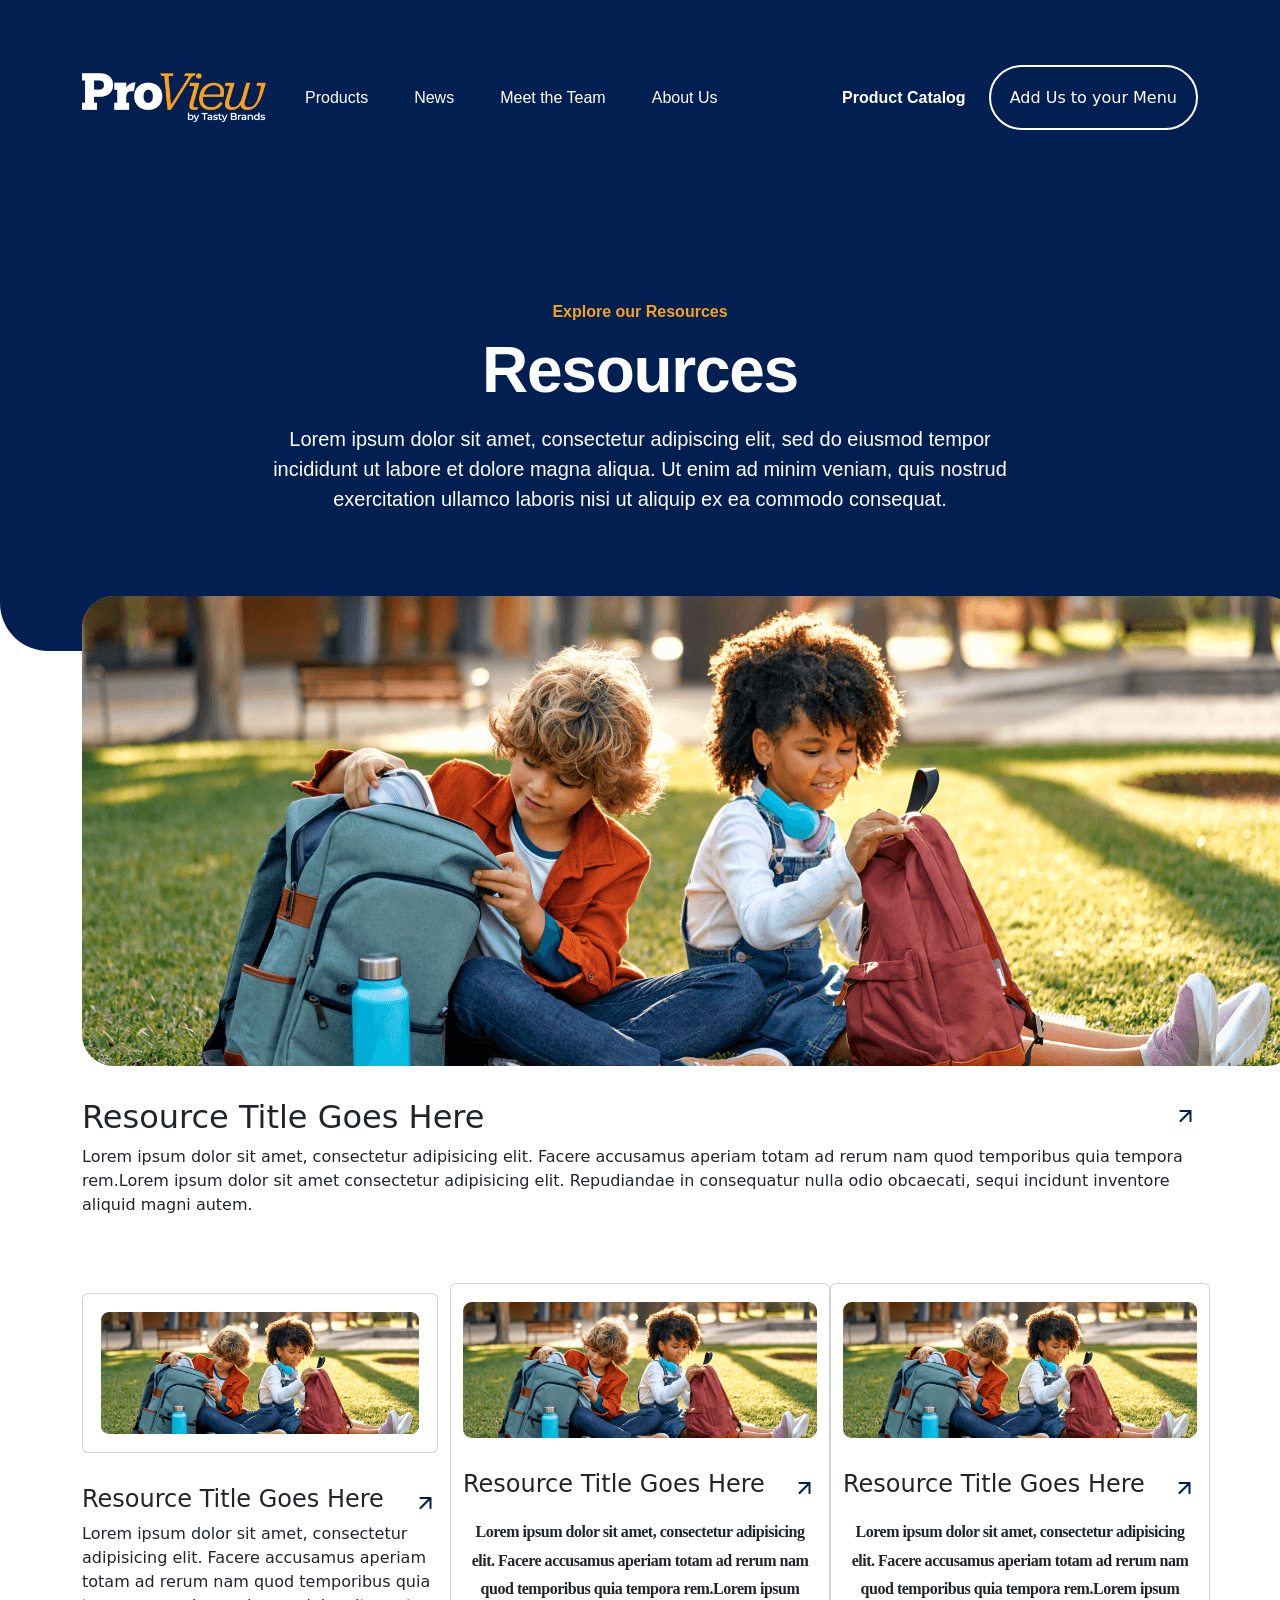
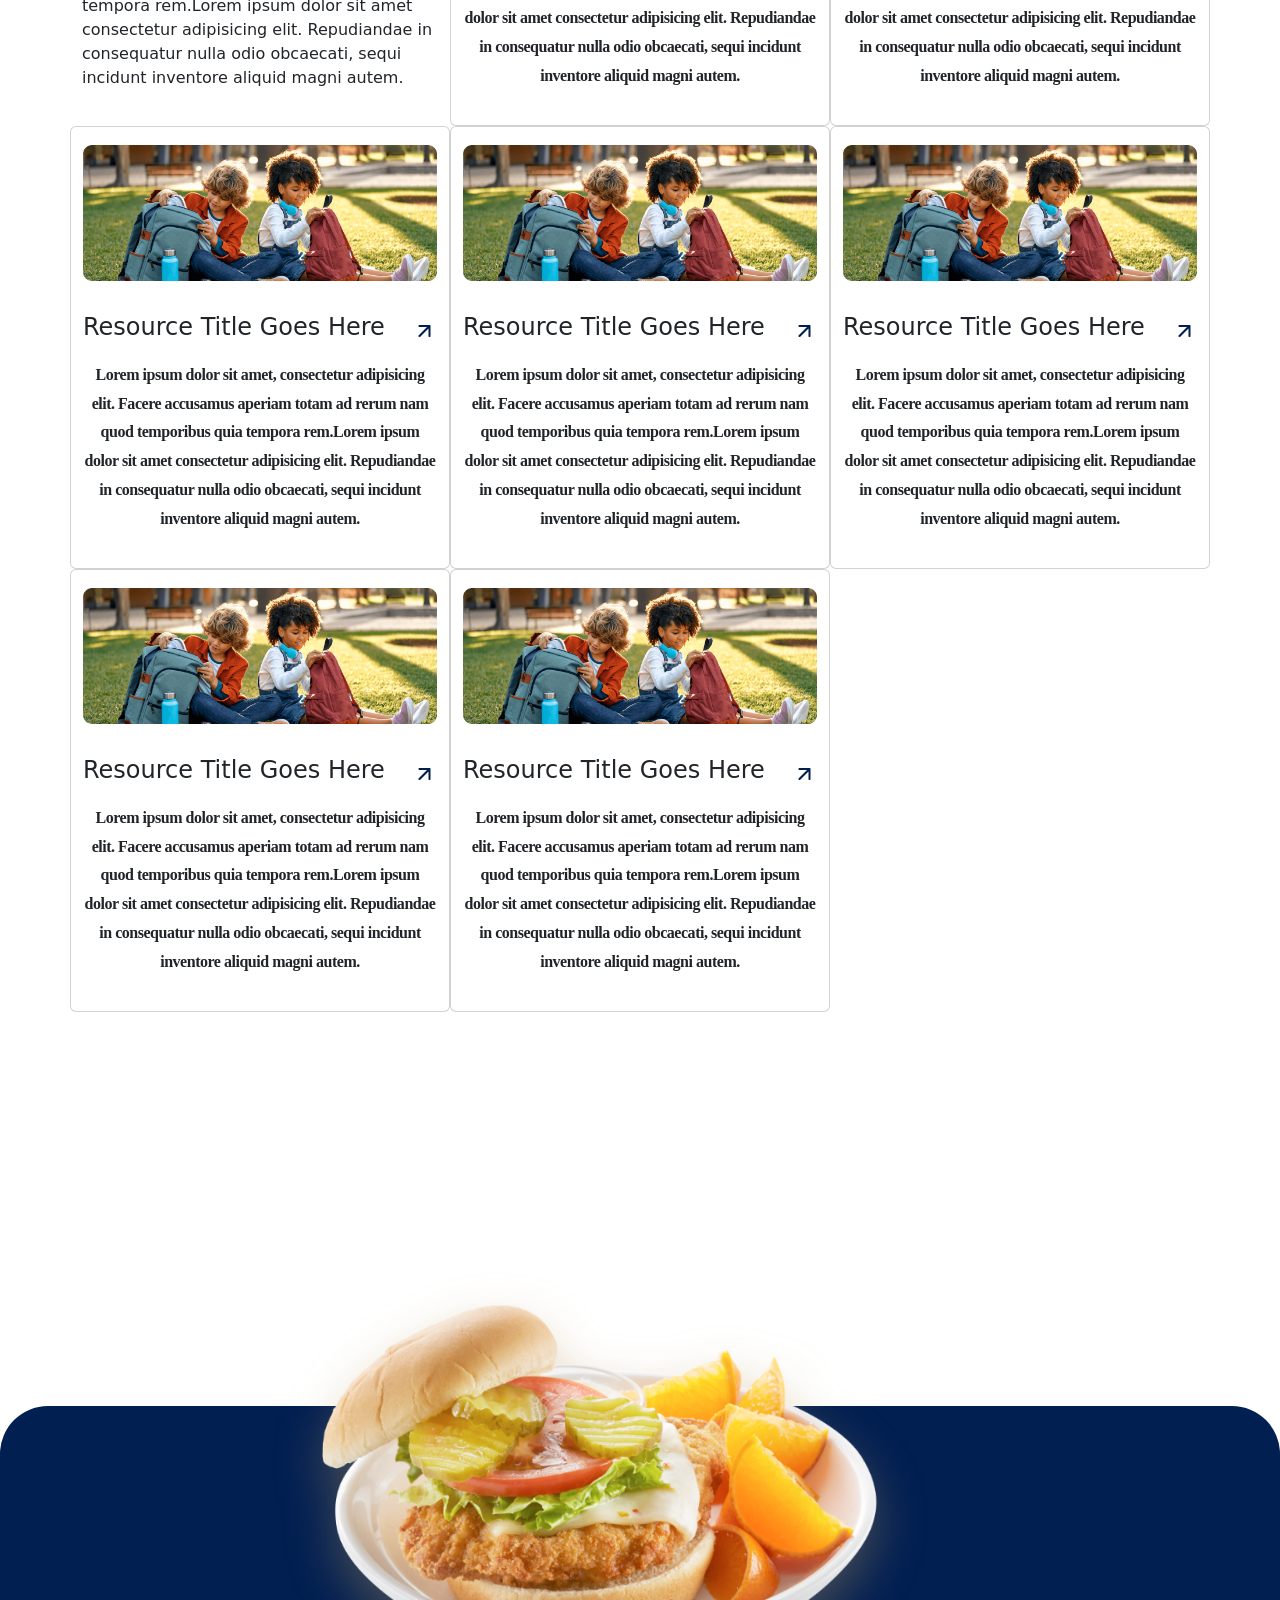
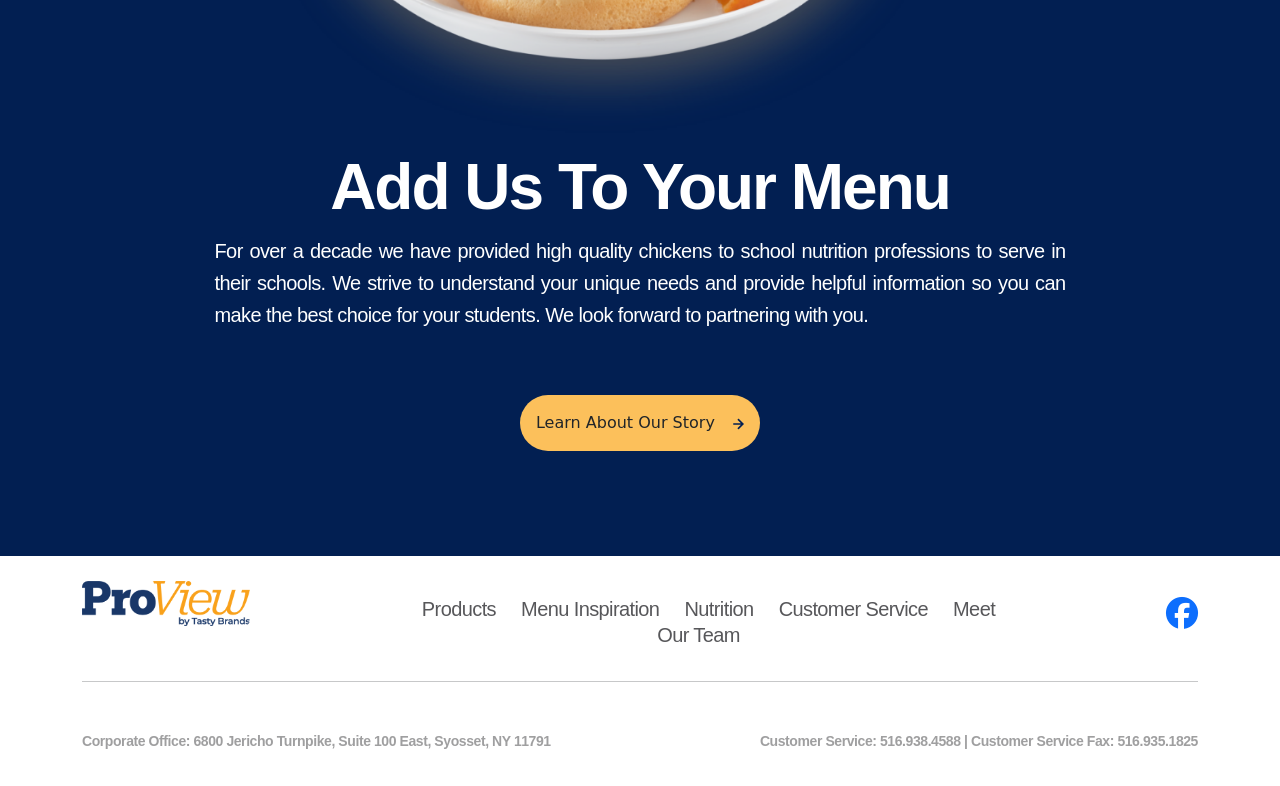
<file: Resources.html>
<!DOCTYPE html>
<html lang="en">
<head>
    <meta charset="UTF-8">
    <meta name="viewport" content="width=device-width, initial-scale=1.0">
    <title>Resources</title>
    <link rel="stylesheet" href="style.css">
    <link rel="stylesheet" href="about.css">
    <link rel="stylesheet" href="Resources.css">
     <!-- font Awesome cdn add -->
     <link rel="stylesheet" href="https://cdnjs.cloudflare.com/ajax/libs/font-awesome/6.5.1/css/all.min.css">
     <!-- google font cdn -->
     <link rel="stylesheet" href="https://fonts.googleapis.com/css2?family=Roboto:wght@400;700&display=swap">
 
     <!-- Boostrap Css -->
     <link href="https://cdn.jsdelivr.net/npm/bootstrap@5.0.2/dist/css/bootstrap.min.css" rel="stylesheet" integrity="sha384-EVSTQN3/azprG1Anm3QDgpJLIm9Nao0Yz1ztcQTwFspd3yD65VohhpuuCOmLASjC" crossorigin="anonymous">
</head>
<body>

    <!-- navbar section start here -->
   <nav class="navbar navbar-expand-lg navbar-light ">
    <div class="container Ibrahim1">
      <a class="navbar-brand" href="#"><img src="Image/proview logo.png" class="logo-img"></a>
      <button class="navbar-toggler bg-light" type="button" data-bs-toggle="collapse" data-bs-target="#navbarTogglerDemo02" aria-controls="navbarTogglerDemo02" aria-expanded="false" aria-label="Toggle navigation">
        <span class="navbar-toggler-icon text-white"></span>
      </button>
      <div class="collapse navbar-collapse" id="navbarTogglerDemo02">
        <ul class="navbar-nav me-auto mb-2 mb-lg-0">
          <li class="nav-item">
            <a class="nav-link active text-white" aria-current="page" href="products.html">Products</a>
          </li>
          <li class="nav-item">
            <a class="nav-link text-white" href="">News</a>
          </li>
          <li class="nav-item">
            <a class="nav-link text-white" href="#">Meet the Team</a>
          </li>
          <li class="nav-item">
            <a class="nav-link text-white" href="abouts.html">About Us</a>
          </li>
          
        </ul>
        <ul class="navbar-nav  ms-auto mb-2 mb-lg-0">
            <li class="nav-item">
              <a class="nav-link fw-bold active text-white text-width-bold " aria-current="page" href="#">Product Catalog</a>
            </li>
            <button class="header-btn" type="submit">
              <a class=" btn text-white" href="#">Add Us to your Menu</a>
            </button>
      </div>
    </div>
  </nav>


   <!-- navbar section ends here -->

   <section id="about-header">
    <div class="container">
        <div class="about-top text-center">
           <div class="about-top-title ">
            <p>Explore our Resources</p>
            <h5>Resources</h5>
           </div>
           <div class="top-details mt-4">
            <p>Lorem ipsum dolor sit amet, consectetur adipiscing elit, sed do eiusmod tempor
                <br>
                incididunt ut labore et dolore magna aliqua. Ut enim ad minim veniam, quis nostrud
                <br>
                exercitation ullamco laboris nisi ut aliquip ex ea commodo consequat.
            </p>
           </div>
        </div>
        <div class="about-main">

        </div>
        <div class="about-footer">

        </div>
    </div>
</section>
<!-- about top section ends here -->

<section id="resource-section">
  <div class="container">
    <div class="resource-top">
       <div class="resource-img text-center">
        <img src="Image/news photo.png" alt="">
       </div>
       <div class="resource-title">
        <h5>Resource Title Goes Here</h5>
        <div class="recource-icon">
          <img src="Image/Icon wrap.png" alt="">
        </div>
       </div>
       <p>Lorem ipsum dolor sit amet, consectetur adipisicing elit. Facere accusamus aperiam totam ad rerum nam quod temporibus quia tempora rem.Lorem ipsum dolor sit amet consectetur adipisicing elit. Repudiandae in consequatur nulla odio obcaecati, sequi incidunt inventore aliquid magni autem.</p>
    </div>
  </div>
</section>

<section class="#resources-main-med">
  <div class="container">
    <div class="resources-med">
      <div class="row row-cols-1 row-cols-md-2 row-cols-lg-3">
        <div class="col">
          <div class="card">
            <div class="card-top">
              <img src="Image/news photo.png" alt="">
            </div>
          </div>
          <div class="resource-title text-left">
            <h4>Resource Title Goes Here</h4>
            <div class="recource-icon">
              <img src="Image/Icon wrap.png" alt="">
            </div>
          </div>
           <p>Lorem ipsum dolor sit amet, consectetur adipisicing elit. Facere accusamus aperiam totam ad rerum nam quod temporibus quia tempora rem.Lorem ipsum dolor sit amet consectetur adipisicing elit. Repudiandae in consequatur nulla odio obcaecati, sequi incidunt inventore aliquid magni autem.</p>
        </div>
        <div class="col card">
          <div class="card-top">
            <img src="Image/news photo.png" alt="">
          </div>
          <div class="resource-title text-left">
            <h4>Resource Title Goes Here</h4>
            <div class="recource-icon">
              <img src="Image/Icon wrap.png" alt="">
            </div>
          </div>
           <p>Lorem ipsum dolor sit amet, consectetur adipisicing elit. Facere accusamus aperiam totam ad rerum nam quod temporibus quia tempora rem.Lorem ipsum dolor sit amet consectetur adipisicing elit. Repudiandae in consequatur nulla odio obcaecati, sequi incidunt inventore aliquid magni autem.</p>
        </div>
        <div class="col card">
          <div class="card-top">
            <img src="Image/news photo.png" alt="">
          </div>
          <div class="resource-title text-left">
            <h4>Resource Title Goes Here</h4>
            <div class="recource-icon">
              <img src="Image/Icon wrap.png" alt="">
            </div>
          </div>
           <p>Lorem ipsum dolor sit amet, consectetur adipisicing elit. Facere accusamus aperiam totam ad rerum nam quod temporibus quia tempora rem.Lorem ipsum dolor sit amet consectetur adipisicing elit. Repudiandae in consequatur nulla odio obcaecati, sequi incidunt inventore aliquid magni autem.</p>
        </div>
        <div class="col card">
          <div class="card-top">
            <img src="Image/news photo.png" alt="">
          </div>
          <div class="resource-title text-left">
            <h4>Resource Title Goes Here</h4>
            <div class="recource-icon">
              <img src="Image/Icon wrap.png" alt="">
            </div>
          </div>
           <p>Lorem ipsum dolor sit amet, consectetur adipisicing elit. Facere accusamus aperiam totam ad rerum nam quod temporibus quia tempora rem.Lorem ipsum dolor sit amet consectetur adipisicing elit. Repudiandae in consequatur nulla odio obcaecati, sequi incidunt inventore aliquid magni autem.</p>
        </div>
        <div class="col card">
          <div class="card-top">
            <img src="Image/news photo.png" alt="">
          </div>
          <div class="resource-title text-left">
            <h4>Resource Title Goes Here</h4>
            <div class="recource-icon">
              <img src="Image/Icon wrap.png" alt="">
            </div>
          </div>
           <p>Lorem ipsum dolor sit amet, consectetur adipisicing elit. Facere accusamus aperiam totam ad rerum nam quod temporibus quia tempora rem.Lorem ipsum dolor sit amet consectetur adipisicing elit. Repudiandae in consequatur nulla odio obcaecati, sequi incidunt inventore aliquid magni autem.</p>
        </div>
        <div class="col card">
          <div class="card-top">
            <img src="Image/news photo.png" alt="">
          </div>
          <div class="resource-title text-left">
            <h4>Resource Title Goes Here</h4>
            <div class="recource-icon">
              <img src="Image/Icon wrap.png" alt="">
            </div>
          </div>
           <p>Lorem ipsum dolor sit amet, consectetur adipisicing elit. Facere accusamus aperiam totam ad rerum nam quod temporibus quia tempora rem.Lorem ipsum dolor sit amet consectetur adipisicing elit. Repudiandae in consequatur nulla odio obcaecati, sequi incidunt inventore aliquid magni autem.</p>
        </div>
        <div class="col card">
          <div class="card-top">
            <img src="Image/news photo.png" alt="">
          </div>
          <div class="resource-title text-left">
            <h4>Resource Title Goes Here</h4>
            <div class="recource-icon">
              <img src="Image/Icon wrap.png" alt="">
            </div>
          </div>
           <p>Lorem ipsum dolor sit amet, consectetur adipisicing elit. Facere accusamus aperiam totam ad rerum nam quod temporibus quia tempora rem.Lorem ipsum dolor sit amet consectetur adipisicing elit. Repudiandae in consequatur nulla odio obcaecati, sequi incidunt inventore aliquid magni autem.</p>
        </div>
        <div class="col card">
          <div class="card-top">
            <img src="Image/news photo.png" alt="">
          </div>
          <div class="resource-title text-left">
            <h4>Resource Title Goes Here</h4>
            <div class="recource-icon">
              <img src="Image/Icon wrap.png" alt="">
            </div>
          </div>
           <p>Lorem ipsum dolor sit amet, consectetur adipisicing elit. Facere accusamus aperiam totam ad rerum nam quod temporibus quia tempora rem.Lorem ipsum dolor sit amet consectetur adipisicing elit. Repudiandae in consequatur nulla odio obcaecati, sequi incidunt inventore aliquid magni autem.</p>
        </div>
      </div>
    </div>
  </div>
</section>

    <!-- add menu section start here     -->

<section id="add-menu">
  <div class="container">
    <div class="add-menu-top">
       <img src="Image/footer img.png" alt="footer img">
    </div>
    <div class="add-menu-button">
      <div class="add-menu-title">
        <p>Add Us To Your Menu</p>
      </div>
      <div class="add-menu-text">
        <p>For over a decade we have provided high quality chickens to school nutrition professions to serve in their schools. We strive to understand your unique needs and provide helpful information so you can make the best choice for your students. We look forward to partnering with you.</p>
      </div>
      <div class="add-menu-btn">
        <a class="btn mt-5"  style="background-color: #FCC05B; border-radius: 40px; padding: 15px;" href="#">Learn About Our Story &ensp;  <img src="Image/arrow.png" alt=""></a>
      </div>
    </div>
  </div>
</section>
<!-- add menu section ends here     -->
<!-- footer section start here -->
<div id="footer mt-10">
  <div class="container">
    <div class="footer-top">
      <div class="row text-center ">
        <div class="footer-img col-lg-3 ">
          <img  class="rounded float-lg-start" src="Image/footer logo.png" alt="">
        </div>
        <div class="footer-menu col-lg-7 text-center mt-3 ">
            <ul>
              <a href="products.html">Products</a>
              <a href="">Menu Inspiration</a>
              <a href="">Nutrition</a>
              <a href="">Customer Service</a>
              <a href="about story.html">Meet Our Team</a>
            </ul>
        </div>
        <div class="footer-social-icon col-lg-2  ">
          <a href="#" class="rounded float-lg-end mt-3"><i class=" fa-brands fa-facebook fa-2x   "></i></a>
        </div>
      </div>
    </div>
    <hr>
    
    <div class="row text-center  mt-5 mb-2 ">
      <div class="col-12 col-md-6 d-flex flex-column text-lg-left ">
        <p class="mb-0 footer-buttom1 ">Corporate Office: 6800 Jericho Turnpike, Suite 100 East, Syosset, NY 11791 </p>
        
      </div>
      <div class="col-12 col-md-6 d-flex flex-column ">
        <p class="mb-0 footer-buttom2"> Customer Service: 516.938.4588     |    Customer Service Fax: 516.935.1825</p>
        
      </div>
    </div>
  

    </div>

  </div>
<!--footer section start here -->



    <!-- javascript cdn -->
    <script src="https://cdn.jsdelivr.net/npm/@popperjs/core@2.9.2/dist/umd/popper.min.js" integrity="sha384-IQsoLXl5PILFhosVNubq5LC7Qb9DXgDA9i+tQ8Zj3iwWAwPtgFTxbJ8NT4GN1R8p" crossorigin="anonymous"></script>
    <script src="https://cdn.jsdelivr.net/npm/bootstrap@5.0.2/dist/js/bootstrap.min.js" integrity="sha384-cVKIPhGWiC2Al4u+LWgxfKTRIcfu0JTxR+EQDz/bgldoEyl4H0zUF0QKbrJ0EcQF" crossorigin="anonymous"></script>
</body>
</html>
</file>
<file: style.css>
*{
    box-sizing: border-box;
}
/* nav strat here */
.hr-style2{
    border: 1px solid black;
}
.navbar{
    background: #021F52;

}
.Ibrahim1{
    width: 1200px;
    height: auto;
    margin: 32px 120px ;
}
.logo-img{
    width: 184px;
    height: 49px;
} 
.nav-link{
    font-family: 'Satoshi', sans-serif;
    font-weight: 400;
    font-size: 16px;
    line-height: 19.2px;
    letter-spacing: -3%;
                                                
}
.nav-item{
    font-weight: Hug (414px)px;
    height: Hug (19px)px;
   padding: 15px;
    gap: 48px;
    opacity: 0px;

    
}
.header-btn{
    font-weight: 700;
    font-size: 16px !important;
    line-height: 19.2px;
    color: black;
    border-radius: 100px;
    border: 2px solid white;
    color: var(--white);
    background: #021F52;
}
.header-btn:hover{
background-color: rgba(255, 255, 255, 0.16);   
}
/* nav ends here */
/* header section start here */
#home-banner{
    background: #021F52;
    padding: 50px 0px;
}

.home-banner-content{
    text-align: center;
    color: white;
}
.home-banner-btn a{
   
    background:rgba(255, 255, 255, 0.16) ;
    width: Hug (217px);
    height: Hug (33px);
    left: 288.5px;
    padding: 5px 14px 5px 14px;
    gap: 8px;
    border-radius: 20px;
    opacity: 0px;
    text-decoration: none;
    color: white;
    
}
.home-banner-btn > a:hover {
color: white;
}
.home-banner-content > h1{
    font-family: "Plus Jakarta Sans", sans-serif;
    font-size: 72px  ;
    font-weight: 400;
    line-height: 86.4px;
    letter-spacing: -0.03em;
    
    
}
h1 > strong{
font-family: "Plus Jakarta Sans", sans-serif;
font-size: 72px;
font-weight: 800;
line-height: 86.4px;
letter-spacing: -0.03em;
text-align: center;

}
.home-banner-content p{
    font-family:" Plus Jakarta Sans", sans-serif;
    font-size: 20px;
    color: #FFFFFFB2;
    line-height: 25px;
    letter-spacing: -0.03em;
    text-align: center;
    margin-bottom: 1rem;
    
}

/* carousel section start here */
   
#carousel-1
.carousel-control-prev{
    width: 60px;
    height: 60px;
   left: 46%;
   top: -60px;
}
#carousel-1
.carousel-control-next{
    width: 60px;
    height: 60px;
    right: 46%;
    top: -60px;
   
}
#carousel-1
.carousel-control> img{
    width: 48px;
    height: 48px;
    padding: 14.4px;
    gap: 0px;
    border-radius:50%;
    color: black;
    background-color: white;
}

#carousel-1
.carousel-control> img{
    width: 48px;
    height: 48px;
    padding: 14.4px;
    gap: 0px;
    border-radius:50%;
    color: black;
    
    background-color: white;
}

/* carousel section start here */
.carousel-btn{
    width: 180px ;
    background:#021F52;
    height: 35px;
    text-align: center;
    display: flex;
    justify-content: center;
    align-items: center;
    margin: 0 auto;
    padding: 0px 25px 25px ;
    border-radius: 0px 0px 100px 100px;
    z-index: 99;
    left: auto ;
    margin-bottom: -35px ;
    position: relative;
}
 .carousel-btn > button{
    background-color: #021F52;
    border: none;
}
.carosel-icon {
   background-color: white;
   border-radius: 50%;
   width: 40px;
   height: 40px;
   display: flex;
   justify-content: center;
   align-items: center;
}
.carousel-inner{
    position: relative;
    width: 100%;
    height: 100vh;
}
/* header section ends here */

/* products section start here */

.product-title{
font-family: "Satoshi", sans-serif;
font-size: 64px;
font-weight: 700;
line-height: 64px;
letter-spacing: -2px;
text-align: center;
color: #062F6E;

}
.view-product{
    text-align: center;
    
}
.view-product> a{
    border-radius: 64px;
    margin: 10px;
    padding: 16px 32px;
    margin-top: 2px ;
}
/* products section ends  */

/* card section start here */
.card > img{
 border-radius: 5px;
 max-width: 100%;
}
.card > p{
font-family: "Plus Jakarta Sans", sans-serif;
font-size: 24px;
font-weight: 600;
line-height: 28.8px;
letter-spacing: -0.03em;
text-align: center;
margin-top: 3%;
} 
.card > a{
    border: solid 2px black;
    border-radius: 20px;
    text-align: left;
    margin-top: 2%;
   
}

.card{
    border-radius: 5px;
    padding: 18px;
    margin-top: 10px;


}
.card-footer{
    border: none;
}
.card-footer> img{
width: 123px;
height: 83px;
gap: 0px;
opacity: 0px;

}
.card-footer> a{
    font-family: "Plus Jakarta Sans", sans-serif;
font-size: 14px;
font-weight: 400;
line-height: 16.8px;
letter-spacing: -0.03em;
text-align: left;

}
/* card section end here */
/* partners section start here */
.partners{
gap: 8px;
border-radius: 32px;
opacity: 0px;
background-color: #021F52;
}
.container{
    padding: 25px;
}

.partners-left> img{
width: 497px;
height: 642px;
gap: 0px;
border-radius: 40px;
opacity: 0px;
margin-top: 25px ;
}
.partners-right{
    padding-left: 10%;
}
.partners-subtitle{
font-family: "Plus Jakarta Sans", sans-serif;
font-size: 14px;
font-weight: 400;
line-height: 16.8px;
letter-spacing: -0.03em;
text-align: left;
color: #FCC05B;
margin-top: 15px;

}
.partners-title{
font-family: "Satoshi", sans-serif;
font-size: 64px;
font-weight: 700;
line-height: 64px;
letter-spacing: -2px;
text-align: left;
color: white;
}
.partner-icon-text{
 font-family: "Satoshi", sans-serif;
font-size: 18px;
font-weight: 500;
line-height: 28.8px;
text-align: left;
color: white;
padding-left: 30px;
}

/* partners section ends here */

/* our story section start here */
#our-story{
width: Fixed (1,440px)px;
top: 2919px;
padding: 94px 82px 94px 82px;
gap: 8px;
opacity: 0px;

}
.container {
width: Fill (1,276px)px;
height: Hug (642px)px;
gap: 0px;
opacity: 0px;

} 
.story-left{
    width: Fixed (641px)px;
    height: Hug (333px)px;
    gap: 56px;
    opacity: 0px;
    padding-right: 60px;
    margin-top: 200px;

}
.sub-title > a{
width: Hug (165px)px;
height: Hug (33px)px;
padding: 8px 19px 8px 19px;
gap: 8px;
border-radius: 50px;
background: #021F521A;
text-align: center;
text-decoration: none;
color: #415D91;
font-weight: 400;
font-size: 14px;
line-height: 16.8px;
font-family: "Plus Jakarta Sans", sans-serif;
}
.story-title{
    font-family: "Satoshi", sans-serif ;
    font-size: 64px;
    font-weight: 700;
    line-height: 64px;
    letter-spacing: -2px;
    text-align: left;
    color: #062F6E;
    margin-top: 3%;
    
}
.story-text{
font-family: "Satoshi", sans-serif;
font-size: 20px;
font-weight: 500;
line-height: 32px;
letter-spacing: -0.03em;
text-align: left;
color: #415D91;

}
.story-right > img{
max-width: 100%;
height: 642px;
gap: 0px;
border-radius: 40px;
opacity: 0px;

}
/* our story section ends here */ 

/* add menu section start here */

#add-menu{
    margin-top: 369px;
    gap: 0px;
    border-radius: 48px 48px 0px 0px;
    opacity: 0px;
    background-color: #021F52;
   
}

.add-menu-top > img{
width: 1052px;
height: 693px;
margin-top: -25%;
max-width: 100%;
min-height: 100%;
}

.add-menu-button{
    margin-top: -8%;
}
.add-menu-title{
font-family: "Satoshi", sans-serif;
font-size: 64px;
font-weight: 700;
line-height: 64px;
letter-spacing: -2px;
text-align: center;
color: white;

}
.add-menu-text{
gap: 0px;
opacity: 0px;
text-align: justify;
color: white;
display: flex;
justify-content: center;
align-self: center;

}
.add-menu-text > p{
width: 851px;
height: 96px;
font-family: "Satoshi", sans-serif;
font-size: 20px;
font-weight: 500;
line-height: 32px;
letter-spacing: -0.03em;

}
.add-menu-btn{
    text-align: center;
    font-weight: bolder;
    margin-bottom: 80px;
}
/* add menu section ends here */

/* footer section start */
.footer-img > img{
width: 168px;
height: 45px;

}
.footer-menu > ul >a{
    padding: 10px;
    text-decoration: none;
    font-family: "Plus Jakarta Sans", sans-serif;
font-size: 20px;
font-weight: 400;
line-height: 24px;
letter-spacing: -0.03em;
text-align: center;
color: #0E0F12B2;



}
.footer-buttom1 {
    font-family: "Plus Jakarta Sans", sans-serif;
font-size: 14px;
font-weight: 600;
line-height: 22.4px;
letter-spacing: -0.03em;
text-align: left;
color: #0E0F1266;

}
.footer-buttom2{
    font-family: "Plus Jakarta Sans", sans-serif;
font-size: 14px;
font-weight: 600;
line-height: 22.4px;
letter-spacing: -0.03em;
text-align: right;
color: #0E0F1266;

}
/* footer section ends */


/* Media section start here */

/* shop section start here */
 .filter-text-style{
    border: 1px solid black;
}
.shop-top-title {
font-family: "Satoshi", sans-serif;
font-size: 48px;
font-weight: 700;
line-height: 57.6px;
text-align: left;
color: #021F52;
margin-top: 20px;

}
.shop-searc-box > input{
width: 100%;   
height: 46px; 
border-radius: 50px;
border:none;
background-color: rgb(229, 237, 246) ;
margin-top: 25px;
padding-left: 40px;
}
.shop-searc-box > button{
    margin-top: -4.5rem;
    
}
/* filter section */
 .filter-top-title{
    display: flex;
    justify-content: space-between;
}
.filter-top-title > p{
font-family: "Roboto", sans-serif;
font-size: 24px;
font-weight: 700;
line-height: 33.6px;
text-align: left;

}
.category> p{
font-family: "Roboto", sans-serif;
font-size: 16px;
font-weight: 400;
line-height: 24px;
text-align: left;
}
.hr-style{
    border: solid black 1px;
}

.filter-title > p{
font-family: "Roboto", sans-serif;
font-size: 18px;
font-weight: 600;
line-height: 27px;
text-align: left;

}
.form-check > input{
width: 18px;
height: 18px;
border: 1px solid black;

}
.form-check> label{
font-family: "Roboto", sans-serif;
font-size: 16px;
font-weight: 400;
line-height: 24px;
text-align: left;
color: black;
}
.filter-three-four-button > button{
width: Hug (120px)px;
height: Hug (40px)px;
padding: 8px 20px 8px 20px;
gap: 8px;
border-radius: 48px;
margin: 5px;
font-family: "Roboto", sans-serif;
font-size: 16px;
font-weight: 400;
line-height: 24px;
text-align: left;
background: white;
}
.filter-three-four-button > button:hover{
    background-color: #021F52;
    color: white;
}
.filter-five-search-icon >  input{
    width: 100%;
    height: 2.4rem;
    padding-left: 40px;
    color: #505050;
    border: solid 2px black;
}
.filter-five-search-icon > button{
    margin-top: -65px;
}
.filter-six-selext-bar > select{
    padding: 5px;
    background-color: white;
    width: 100%;
    border: 2px solid black;
}

/* right site section start here */
 .chicken-section{
    display: flex;
    justify-content: space-between;
    margin-top: 30px;
}
.chicken-section > p{
font-family: "Roboto", sans-serif;
font-size: 16px;
font-weight: 400;
line-height: 16px;
text-align: left;
border: solid 1px black;
padding: 10px;
border-radius: 50px;
color: white;
background-color: #021F52;
}
.chicken-item > select{
    border: none;
}
.chicken-item > label{
color: black;
font-family: "Roboto", sans-serif;
font-size: 16px;
font-weight: 400;
line-height: 24px;
text-align: left;

}


/* shop section ends here */


/* Large devices (laptops/desktops, 992px and up) */
@media only screen and (max-width: 992px) {
 
    .add-menu-top > img{
        width: 1052px;
        height: 693px;
        margin-top: -50%;
        max-width: 100%;
        min-height: 100%;
        }
}

@media only screen and (max-width: 767px) {
    .home-banner-content > h1{
        font-size: 32px;
        line-height: 50px;
        margin-top: 10px;
    }
    h1 > strong{
        font-size: 32px;
        line-height: 1.4 px;
        margin-left: 10px;
        margin-top: none;
    }
    .header-btn{
        text-align: left;
        margin-right: 56%;
    }
    .home-banner-content p{
        font-size: 17px;
        line-height: 20px;
     
    }
      
   .product-title{
        font-family: "Satoshi", sans-serif;
        font-size: 40px;
        font-weight: 700;
        line-height: 64px;
        letter-spacing: -2px;
        text-align: center;
        color: #062F6E;
        
 }
    
.view-product> a{
            border-radius: 30px;
            margin: 10px;
            padding: 15px 12px;
            margin-top: 2px ;
 } 
 .partners{
    margin: 40px;
 }
 .partners-left> img{
    max-width: 100%;
    }   
    .partners{
        margin: 0%;
        padding: 0%;
    }
/* our story section */
    #our-story{
        
        padding: 20px;
        gap: 8px;
    
        
        }
    .story-left{
        text-align: left;
        font-size: 16px;
        padding-right: 20px;
        margin-top: 20px;
    }
    .story-title{
        font-size: 40px;
        
    }
    .story-text{
         font-size: 15px;
    }
    .story-right{
        margin-top: 10px;
    }
    /* add menu section */
    .add-menu-top > img{
        width: 900px;
        height: 600px;
        margin-top: -70%;
        max-width: 100%;
        }
        .add-menu-title{
            font-size: 30px;
            }
            .add-menu-text > p{
            font-size: 15px; 
            }
          .add-menu-btn{
            margin-bottom: 40px;
          }
          /* footer section */

          .footer-menu > ul > a{
            display: flex;
            justify-content: center;
            font-size: 15px;
            padding: 5px;

          }
          .footer-buttom1 {
           
        text-align: center;
       
        
        }
        .footer-buttom2{
          
        text-align: center;
        
        }
        .shop-top-title {
            text-align: center;
        } 
     
        
        }
@media only screen and (max-width: 600px) {
    .product{
        margin-top: -140%;
    }
    .btn-style{
    text-align: left;
}
.logo-img{
    border: solid 2px white ;
    padding: 3px;
}
.body{
    max-width: 470px;
}
#home-banner{
    padding-right: 3px;
}
}
</file>
<file: about.css>
#about-header{
width: Fixed (1,440px)px;
height: Hug (356px)px;
top: 108px;
padding: 80px 0px 96px 0px;
gap: 64px;
border-radius: 0px 0px 48px 48px;
opacity: 0px;
background: #021F52;

}
.about-top-title >p {

font-family: "Inter", sans-serif;
font-size: 16px;
font-weight: 600;
line-height: 24px;
color: #f9A11B;
}
.about-top-title > h5{
font-family: "Satoshi", sans-serif;
font-size: 64px;
font-weight: 700;
line-height: 60px;
letter-spacing: -0.02em;
color: white;
}
.top-details > P{
    font-family: "Satoshi", sans-serif;
font-size: 20px;
font-weight: 500;
line-height: 30px;
color: white;
}
.selar-title > p{
    font-family: "Inter", sans-serif;
    font-size: 16px;
    font-weight: 600;
    line-height: 24px;
    text-align: left;
    
}
.selar-title > h5{
font-family: "Inter", sans-serif;
font-size: 36px;
font-weight: 600;
line-height: 44px;
letter-spacing: -0.02em;
text-align: left;

}
.team-member-img img{
    text-align: left;
}
.selar-dec p{
font-family: "Inter", sans-serif;
font-size: 20px;
font-weight: 400;
line-height: 30px;
text-align: left;

}
.selar-btn > button{
    background-color: #FCC05B;
    width:256px;
height: 60px;
padding: 16px 24px 16px 24px;
gap: 0px;
border-radius: 48px;
display: flex;
justify-content: space-between;


}
.selar-btn button a{
    text-decoration: none;
    color: black;
    font-size: 1.2rem;
}
.team-member{
border-radius: 16px;
border: 2px solid #D3D3D3 ;
margin-left: 10px;
padding-left: 2rem;
margin-top: -30px;
}
.team-member-title> h5{
font-family: "Inter", sans-serif;
font-size: 30px;
font-weight: 600;
line-height: 38px;
color: #021F52;
}
.team-member-details{
    margin-left: 4rem;
    margin-top: 4rem;
}
.team-member-contact h5{
    font-family: "Inter", sans-serif;
font-size: 18px;
font-weight: 600;
line-height: 28px;
color: #021F52;
}
.team-member-contact a{
    text-decoration: none;
    color: #021F52;
}
.team-member-contact h4{
font-family: "Inter", sans-serif;
font-size: 18px;
font-weight: 600;
line-height: 28px;
color: #021F52;
}

/* Locate-Representative start  */
#Locate{
    margin-top: 50px;
    background-color: #021F52;
    border-radius: 32px;
}
#Locate .container{
    padding-bottom: 6rem;
}
.Locate-title{
    margin-top: 40px;
    font-family: "Satoshi", sans-serif;
    font-size: 64px;
    font-weight: 700;
    line-height: 64px;
    letter-spacing: -2px;
    text-align: center;
     color: white;
}
.Representative-location > img{
    width: 752px;
height: 603px;
top: 229px;
left: 104px;
padding: 10px;
}
.Sales-Manager{
    padding: 5rem 0rem 0rem 10rem;

}
.card{
border-radius: 40px;
border: 1px solid black;
}
.card-title h3{
font-family: "Inter", sans-serif;
font-size: 30px;
font-weight: 600;
line-height: 38px;
margin-top: 20px;
color: #021F52;
}
.card-title h5{
    font-family: "Inter", sans-serif;
font-size: 18px;
font-weight: 600;
line-height: 28px;
color: #021F52;
}
.card-title a{
    text-decoration: none;
    color: #021F52;
    font-family: "Inter", sans-serif;
}
.card-title p{
font-family: "Inter", sans-serif;
font-size: 18px;
font-weight: 600;
line-height: 28px;
color: #021F52;
}
.card-buttom a{
width:100%;
height:60px;
background: #FCC05B;
padding: 16px 24px 16px 24px;
gap: 0px;
border-radius: 48px;
text-align: left;

}
/* form section start here */
#from-section{
    background-color: #FCC05B;
    padding: none;
    border-radius: 48px 48px 0px 0px ;
    margin-top: -4rem;
}
.form-main div {
margin-top: 1rem;
}

.contant{
    width: 50%;
    padding: 3rem;
}
.contact-page{
    margin: 5rem 0rem 3rem 0rem;
}
.contant-sub-title h5{
    font-family: "Satoshi", sans-serif;
font-size: 56px;
font-weight: 700;
line-height: 44px;
letter-spacing: -0.02em;
text-align: left;
color: #021F52;
}
.contant-sub-title p{
    font-family: "Satoshi", sans-serif;
font-size: 20px;
font-weight: 400;
line-height: 30px;
text-align: left;
color: #021F52;
}
.form-group input{
    padding: 10px 0px 10px 14px;
    border-radius: 5px;
}
.form-group select{
    padding: 10px 0px 10px 14px;
    border-radius: 5px;
}
.form-group textarea{
    height: 134px;
    width: 100%;
    border-radius: 8px;
    padding: 10px;
    border: solid 1px black;
}
.contant-img img{
    width: 576px;
    height: 800px;
    gap: 0px;
    border-radius: 3rem;
    opacity: 0px;
    align-items: end;
    justify-content: end;
    margin-left: 2rem;
    

}
.checkbox-title P {
padding: 10px;
margin-top: 15px;  
font-family: "Inter", sans-serif;
font-size: 16px;
font-weight: 400;
line-height: 24px;
text-align: left;

}
.form-btn a{
    width:100%;
    height:60px;
    background: #021F52;
    padding: 16px 24px 16px 24px;
    gap: 0px;
    border-radius: 48px;
    text-align: left;
    color: white;
    font-family: "Satoshi", sans-serif;
    font-size: 18px;
    font-weight: 700;
    }
 .form-btn a:hover{
    color: white;
 }   
.form-btn a > img{
    background: white;
}
/* form section ends here */

@media only screen and (max-width: 767px){
    
        .team-member{
               display: flex;
               flex-direction: column;
               padding: 10px;
               text-align: center;
        }
        .team-member-details{
            margin-left: 0rem;
            margin-top: 2rem;
        }
        .team-member-title a{
            text-align: left;
            margin-left: 0rem;
            max-width: 100%;
        }
        .Representative-location > img{
            max-width: 100%;
        height: 50%;
        }
        .Locate-title{
            font-size: 30px;
        }
        .Representative{
            display: flex;
            flex-direction: column;
        }
        .Sales-Manager{
            padding:10px;
            border-radius: 40px;
        
        }
        .contact-page{
            display: flex;
            flex-direction: column;
        }
        .contant{
            width: 100%;
            padding: 3rem;
        }
        .contant-img img{
            max-width: 100%;
            max-height: 50%;
            border-radius: 3rem;
            opacity: 0px;
            align-items: center;
            justify-content: center;
            margin-left: -0.2rem;
            
        
        }
    
}
</file>
<file: chicken patty.css>
.chicken-img > img{
    width: 641px;
    height: 641px;
    gap: 0px;
    opacity: 0px;;
    }
.chicken-title{
font-family: "Satoshi", sans-serif;
font-size: 40px;
font-weight: 700;
line-height: 48px;
text-align: left;

}    
.chicken-item-no h5{
font-family: "Roboto", sans-serif;
font-size: 24px;
font-weight: 700;
line-height: 33.6px;
text-align: left;

}
.chicken-menu a{
border: 1px solid black;
width: Fill (300px)px;
height: Hug (63px)px;
padding: 18px 24px 18px 24px;
gap: 8px;
border-radius: 64px;
margin: 10px;
font-family: "Satoshi", sans-serif;
font-size: 18px;
font-weight: 500;
line-height: 27px;
text-align: left;

}
.dropdown > button{
font-family: "Satoshi", sans-serif;
font-size: 18px;
font-weight: 700;
line-height: 27px;
text-align: left;
}

.des-title > h5{
    font-family: "Satoshi", sans-serif;
font-size: 18px;
font-weight: 700;
line-height: 27px;
text-align: left;

}
.des-title >ul > li{
    margin-top: 10px;
    font-family: "Satoshi Variable", sans-serif;
font-size: 18px;
font-weight: 400;
line-height: 27px;
text-align: left;

}
.des-title > p{
    margin-top: 20px;
    font-family: "Satoshi", sans-serif;
font-size: 18px;
font-weight: 400;
line-height: 27px;
text-align: left;

}
.explore-section{
    background: linear-gradient(180deg, rgba(38, 83, 241, 0.0176) 0%, rgba(38, 83, 241, 0.08) 36.96%, rgba(38, 83, 241, 0) 100%);
    margin-top: 4rem;
    margin-bottom: -20px;
}

.explore-title{
font-family: "Satoshi", sans-serif;
font-size: 56px;
font-weight: 700;
line-height: 56px;
letter-spacing: -2px;
text-align: center;
color: #021F52;
margin-top: 4rem;

}
.explore-manu{
    margin-top: 4rem;
}



@media only screen and (max-width: 767px){
    .chicken{
        display: flex;
        flex-direction: column;
    }
    .chicken-img > img{
        max-width: 100%;
        height: 50%;
    }
}
</file>
<file: Resources.css>
/* resource top section start here */
.resource-top{
    width: 100%;
    margin-top: -5rem;
}
.resource-title{
    display: flex;
    justify-content: space-between;
    margin-top: 2rem;
}
.resource-title h5{
    font-size: 2rem;
}
.card{
    border: 1px solid black;
}
.card-top img{
    max-width: 100%;
}
.card p{
    font-size: 1rem;
    font-family: none;
    font-weight: none;
}
/* resource top section ends here */
@media only screen and (max-width: 900px){
    .resource-img img{
        max-width: 100%;
       } 
    .resource-top{
        width: 100%;
    }   
}
@media only screen and (max-width: 767px){
   .resource-img img{
    max-width: 100%;
   } 
}
</file>
